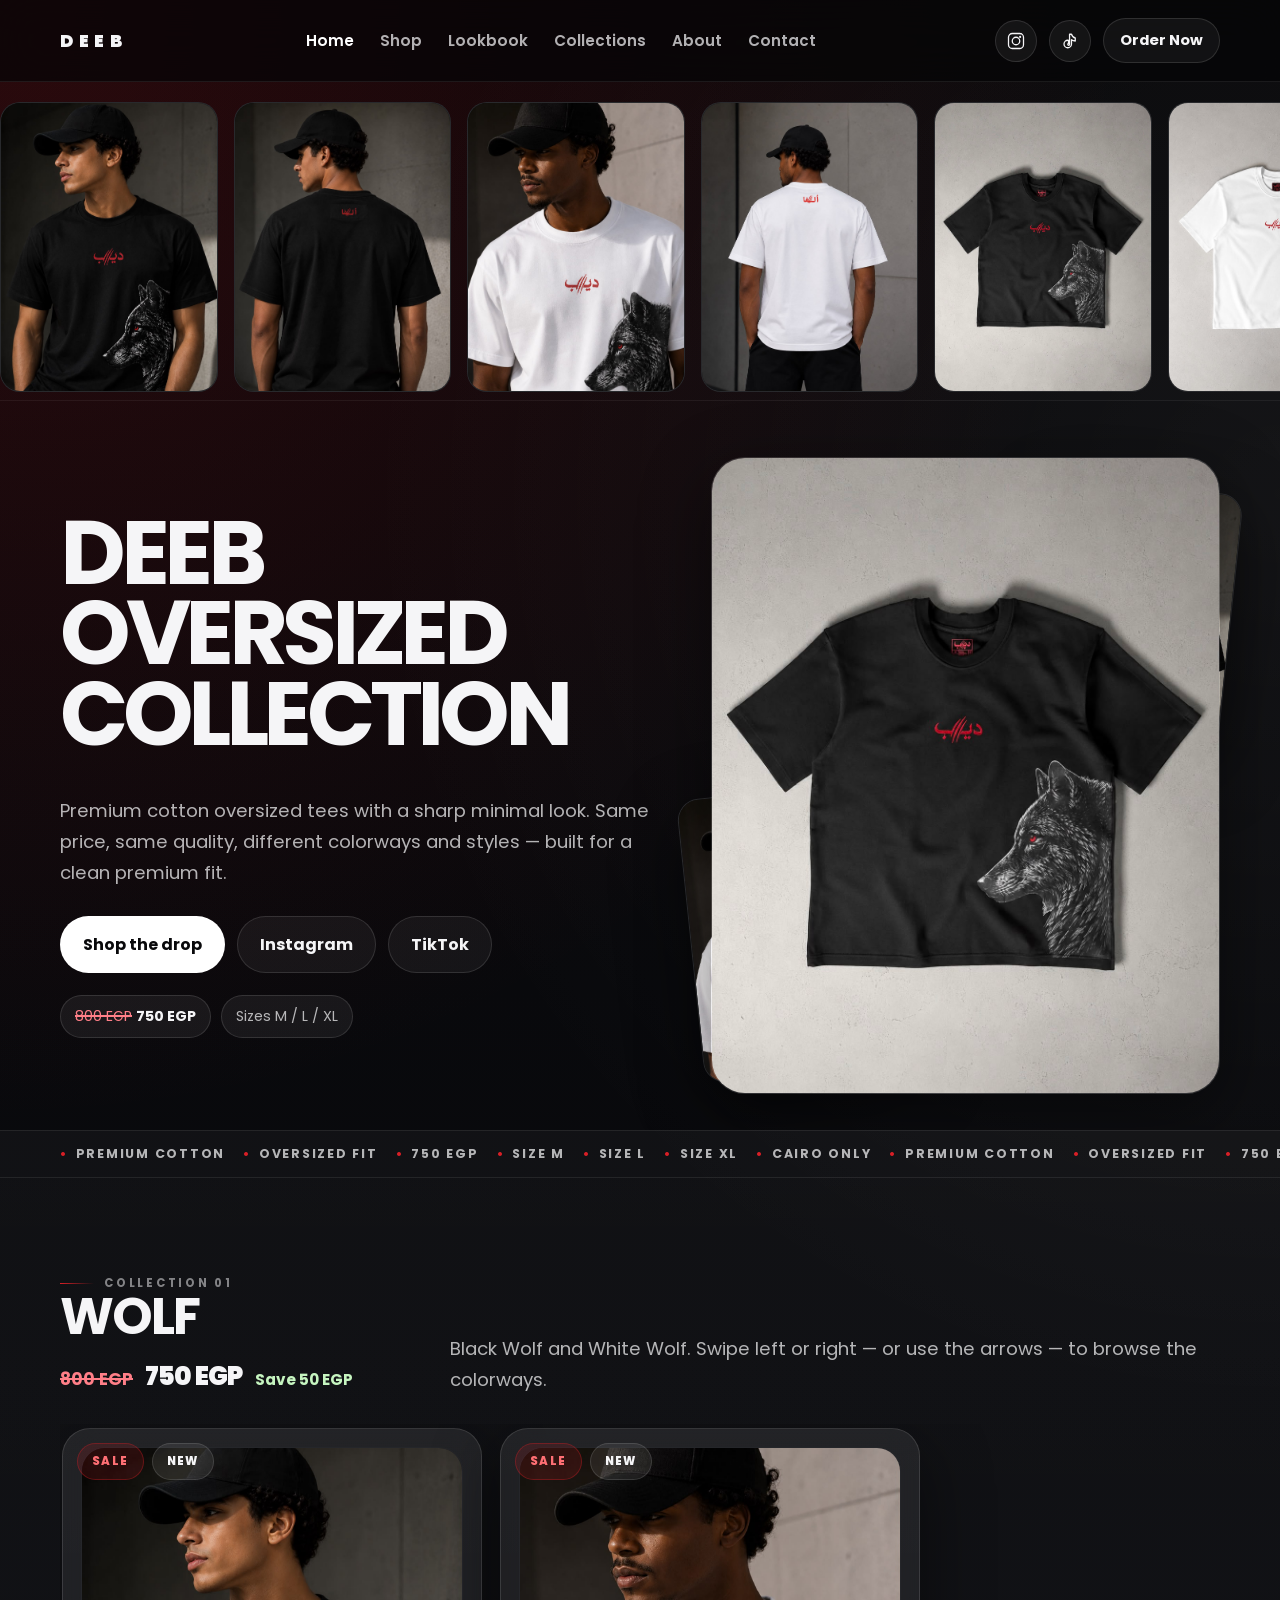
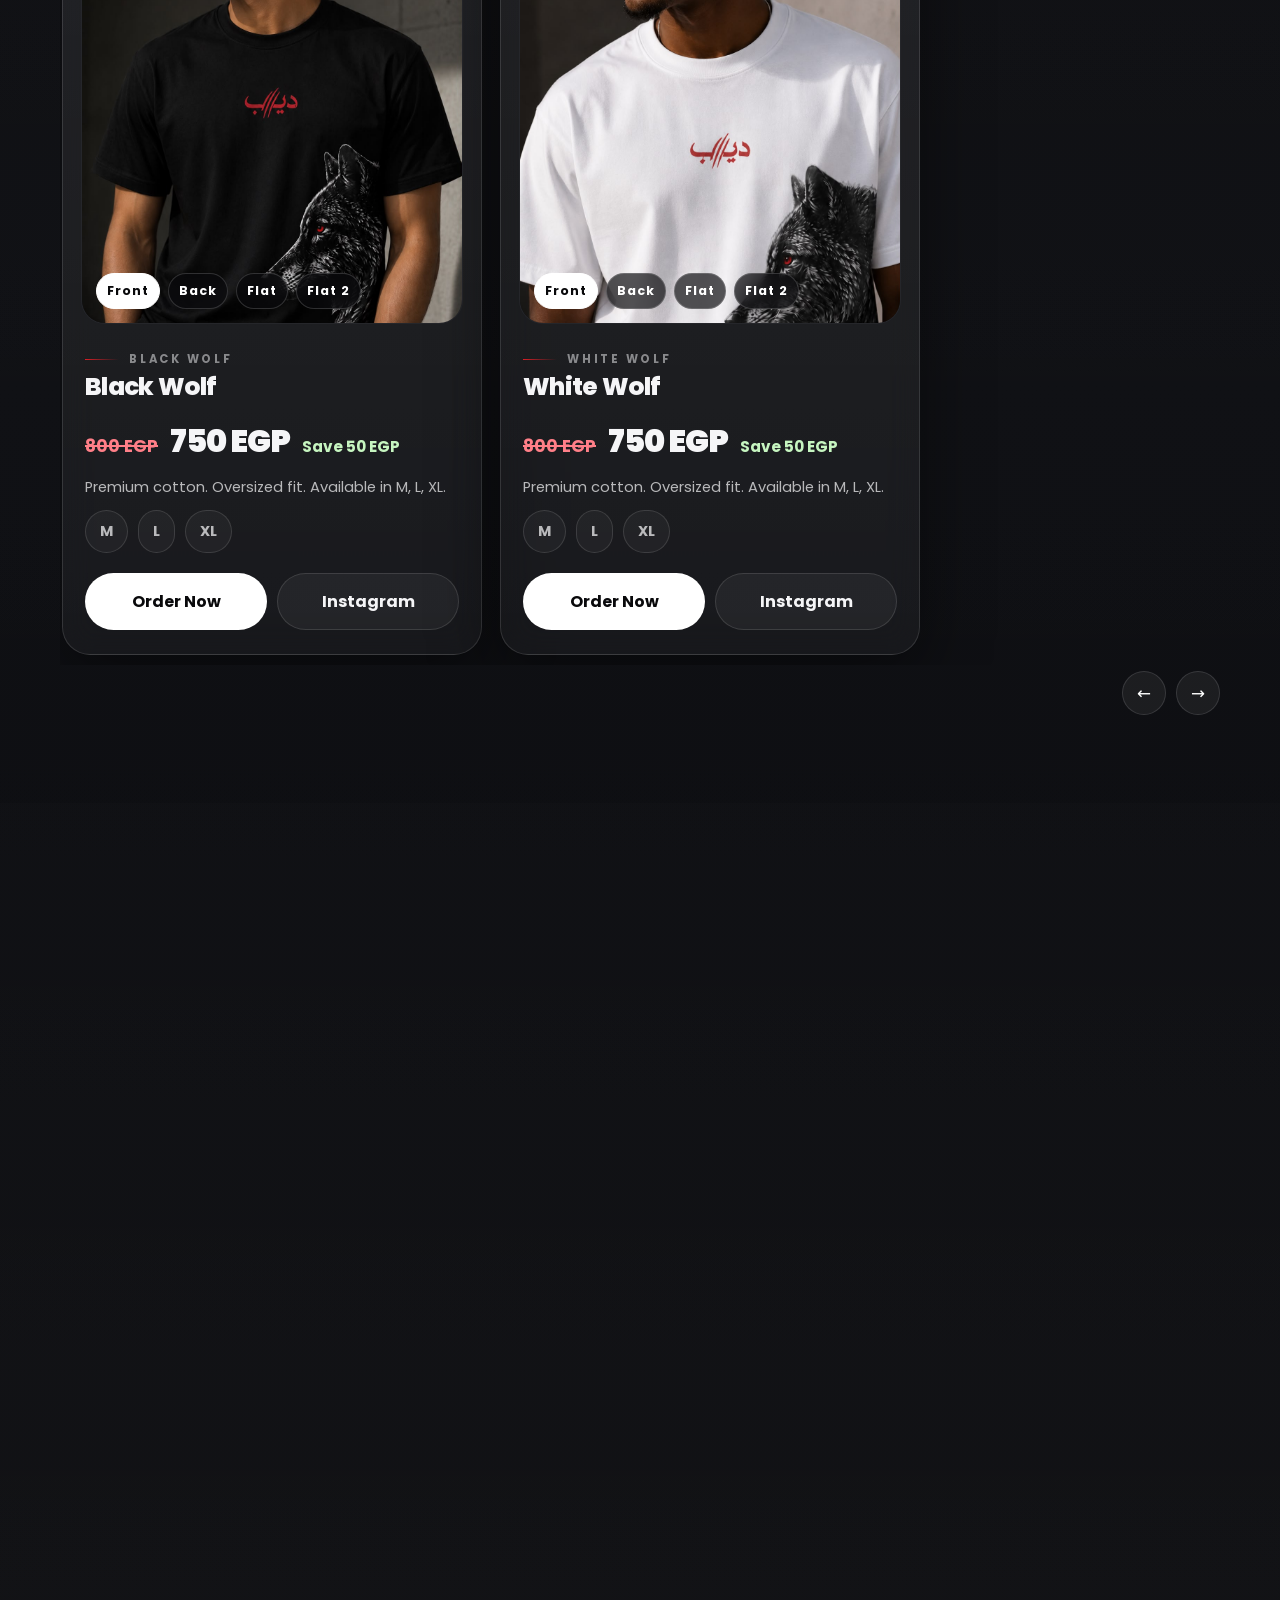
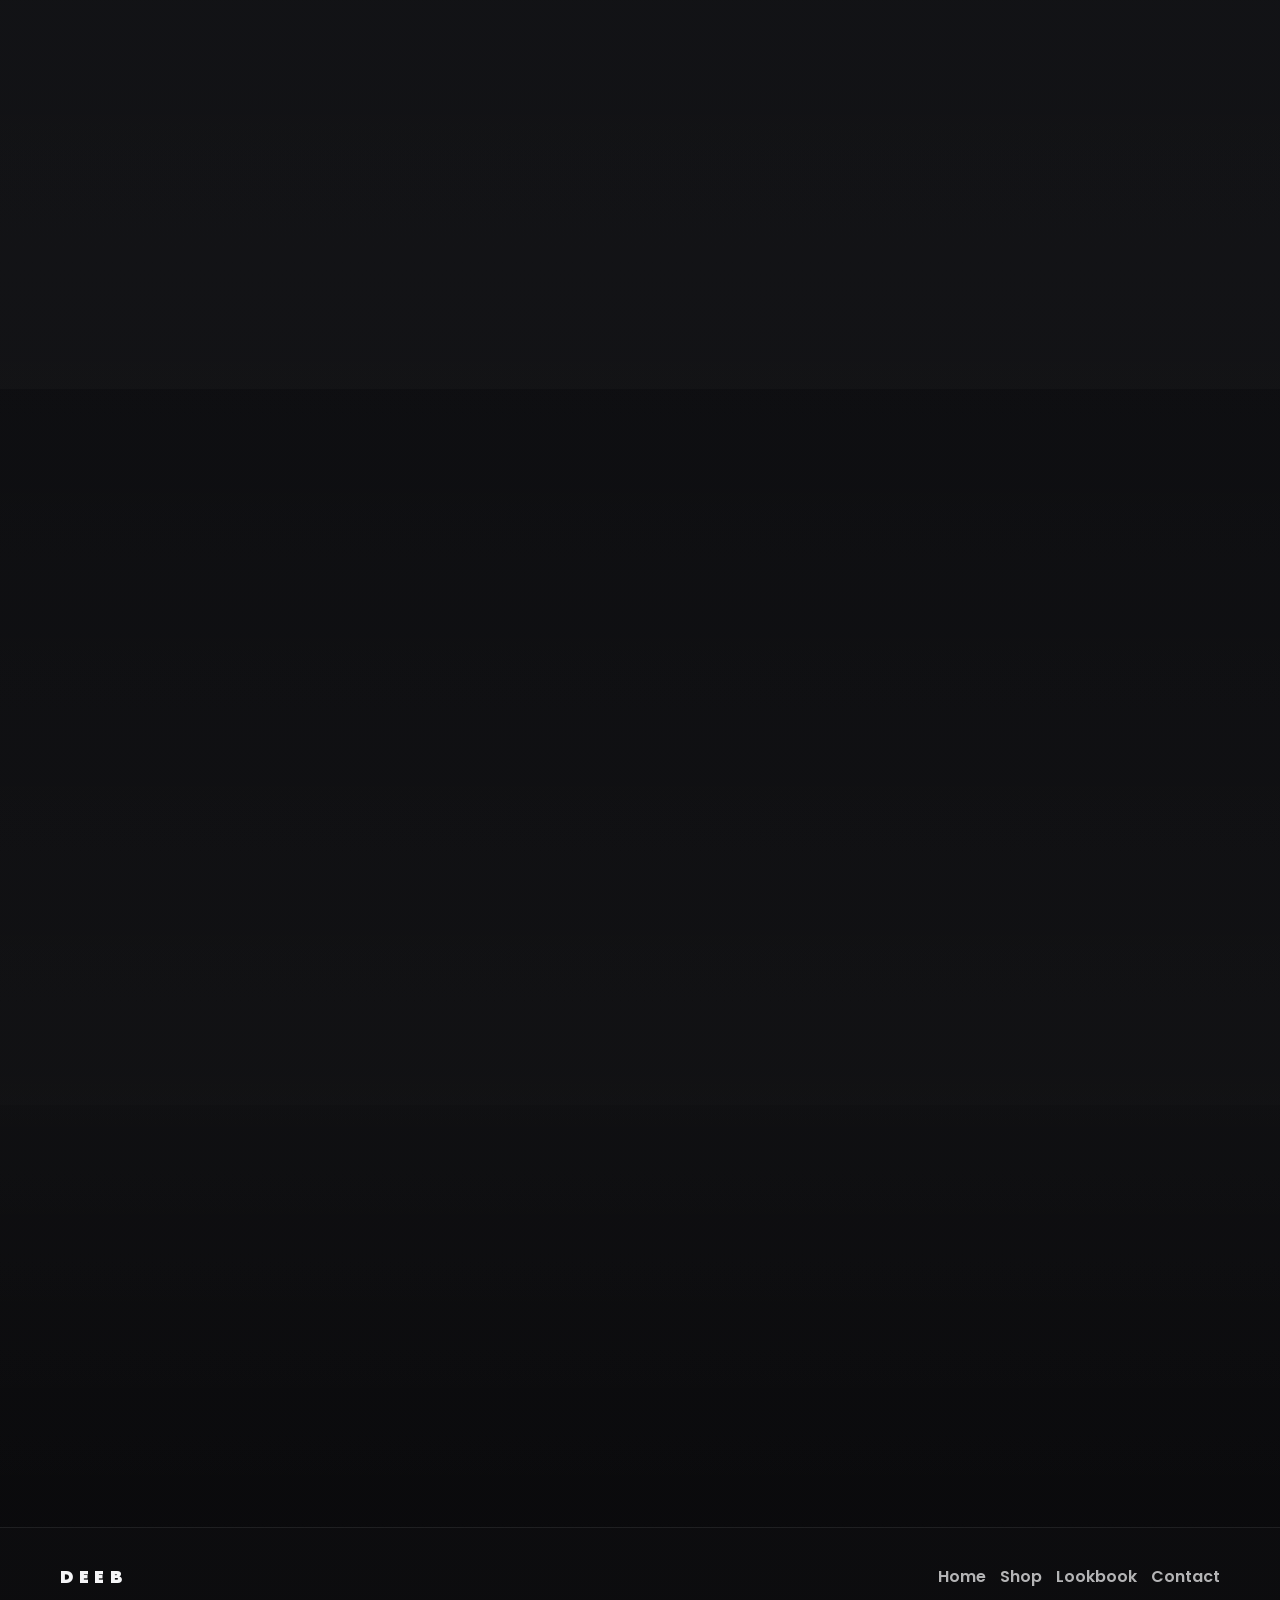
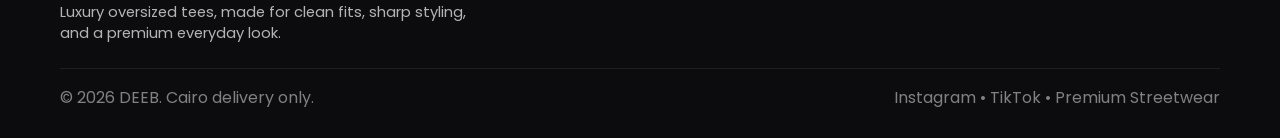
<file: index.html>
<!DOCTYPE html>
<html lang="en">
<head>
  <meta charset="UTF-8">
  <meta name="viewport" content="width=device-width, initial-scale=1.0">
  <meta name="description" content="DEEB oversized t-shirts. Premium cotton, Cairo delivery only, order through Instagram.">
  <meta name="theme-color" content="#070709">
  <meta property="og:title" content="DEEB | Oversized Collection">
  <meta property="og:description" content="DEEB oversized t-shirts. Premium cotton, Cairo delivery only, order through Instagram.">
  <meta property="og:type" content="website">
  <title>DEEB | Oversized Collection</title>
  <link rel="icon" href="data:image/svg+xml,%3Csvg xmlns='http://www.w3.org/2000/svg' viewBox='0 0 64 64'%3E%3Crect width='64' height='64' rx='14' fill='%23070709'/%3E%3Ctext x='32' y='43' font-family='Arial,sans-serif' font-size='30' font-weight='900' fill='%23ffffff' text-anchor='middle'%3ED%3C/text%3E%3C/svg%3E">
  <link rel="preconnect" href="https://fonts.googleapis.com">
  <link rel="preconnect" href="https://fonts.gstatic.com" crossorigin>
  <link href="https://fonts.googleapis.com/css2?family=Poppins:wght@300;400;500;600;700;800;900&family=Cairo:wght@400;500;600;700;800&display=swap" rel="stylesheet">
  <link rel="stylesheet" href="style.css">
</head>
<body>
<header class="header">
  <div class="header-inner">
    <a href="index.html" class="logo">DEEB</a>
    <nav class="nav" aria-label="Main navigation">
      <a href="index.html">Home</a>
      <a href="shop.html">Shop</a>
      <a href="lookbook.html">Lookbook</a>
      <a href="collections.html">Collections</a>
      <a href="about.html">About</a>
      <a href="contact.html">Contact</a>
    </nav>
    <div class="header-actions">
      <a class="social-pill" href="https://www.instagram.com/deeb_egy" target="_blank" rel="noopener" aria-label="Instagram">
      <svg width="18" height="18" viewBox="0 0 24 24" fill="none" aria-hidden="true">
        <path d="M7 2h10a5 5 0 0 1 5 5v10a5 5 0 0 1-5 5H7a5 5 0 0 1-5-5V7a5 5 0 0 1 5-5Z" stroke="currentColor" stroke-width="1.7"/>
        <path d="M12 17a5 5 0 1 0 0-10 5 5 0 0 0 0 10Z" stroke="currentColor" stroke-width="1.7"/>
        <path d="M17.5 6.5h.01" stroke="currentColor" stroke-width="2.8" stroke-linecap="round"/>
      </svg>
      </a>
      <a class="social-pill" href="https://www.tiktok.com/@deeb.eg" target="_blank" rel="noopener" aria-label="TikTok">
      <svg width="18" height="18" viewBox="0 0 24 24" fill="none" aria-hidden="true">
        <path d="M14 3c.8 2.7 2.5 4.5 5 5v4a9 9 0 0 1-5-1.7V16a5 5 0 1 1-5-5c.3 0 .7 0 1 .1v4.2a1.2 1.2 0 1 0 1.4 1.2V3h2.6Z" stroke="currentColor" stroke-width="1.7" stroke-linejoin="round"/>
      </svg>
      </a>
      <a class="btn btn-secondary btn-small" href="index.html#featured">Order Now</a>
      <button class="menu-toggle" type="button" data-menu-toggle aria-expanded="false" aria-label="Open menu">
        <span></span><span></span><span></span>
      </button>
    </div>
  </div>
  <nav class="mobile-nav" data-mobile-nav aria-label="Mobile navigation">
      <a href="index.html">Home</a>
      <a href="shop.html">Shop</a>
      <a href="lookbook.html">Lookbook</a>
      <a href="collections.html">Collections</a>
      <a href="about.html">About</a>
      <a href="contact.html">Contact</a>
    <div class="mobile-actions">
      <a href="https://www.instagram.com/deeb_egy" target="_blank" rel="noopener">Instagram</a>
      <a href="https://www.tiktok.com/@deeb.eg" target="_blank" rel="noopener">TikTok</a>
    </div>
  </nav>
</header>

<main>
  <!-- TOP SHOWCASE — slow auto-scrolling product images right under the header -->
<section class="showcase" aria-label="DEEB product showcase">
  <div class="showcase-track">
      <div class="showcase-item"><img src="black-front.jpg" alt="DEEB t-shirt product photo" loading="lazy" decoding="async"></div>
      <div class="showcase-item"><img src="black-back.jpg" alt="DEEB t-shirt product photo" loading="lazy" decoding="async"></div>
      <div class="showcase-item"><img src="white-front.jpg" alt="DEEB t-shirt product photo" loading="lazy" decoding="async"></div>
      <div class="showcase-item"><img src="white-back.jpg" alt="DEEB t-shirt product photo" loading="lazy" decoding="async"></div>
      <div class="showcase-item"><img src="black-flat.jpg" alt="DEEB t-shirt product photo" loading="lazy" decoding="async"></div>
      <div class="showcase-item"><img src="white-flat.jpg" alt="DEEB t-shirt product photo" loading="lazy" decoding="async"></div>
      <div class="showcase-item"><img src="alpha-brown.JPG" alt="DEEB t-shirt product photo" loading="lazy" decoding="async"></div>
      <div class="showcase-item"><img src="alpha-black.JPG" alt="DEEB t-shirt product photo" loading="lazy" decoding="async"></div>
      <div class="showcase-item"><img src="alpha-white.JPG" alt="DEEB t-shirt product photo" loading="lazy" decoding="async"></div>
      <div class="showcase-item"><img src="alpha-olive.JPG" alt="DEEB t-shirt product photo" loading="lazy" decoding="async"></div>
      <div class="showcase-item"><img src="alpha-burgundy.jpg" alt="DEEB t-shirt product photo" loading="lazy" decoding="async"></div>
      <div class="showcase-item" aria-hidden="true"><img src="black-front.jpg" alt="" loading="lazy" decoding="async"></div>
      <div class="showcase-item" aria-hidden="true"><img src="black-back.jpg" alt="" loading="lazy" decoding="async"></div>
      <div class="showcase-item" aria-hidden="true"><img src="white-front.jpg" alt="" loading="lazy" decoding="async"></div>
      <div class="showcase-item" aria-hidden="true"><img src="white-back.jpg" alt="" loading="lazy" decoding="async"></div>
      <div class="showcase-item" aria-hidden="true"><img src="black-flat.jpg" alt="" loading="lazy" decoding="async"></div>
      <div class="showcase-item" aria-hidden="true"><img src="white-flat.jpg" alt="" loading="lazy" decoding="async"></div>
      <div class="showcase-item" aria-hidden="true"><img src="alpha-brown.JPG" alt="" loading="lazy" decoding="async"></div>
      <div class="showcase-item" aria-hidden="true"><img src="alpha-black.JPG" alt="" loading="lazy" decoding="async"></div>
      <div class="showcase-item" aria-hidden="true"><img src="alpha-white.JPG" alt="" loading="lazy" decoding="async"></div>
      <div class="showcase-item" aria-hidden="true"><img src="alpha-olive.JPG" alt="" loading="lazy" decoding="async"></div>
      <div class="showcase-item" aria-hidden="true"><img src="alpha-burgundy.jpg" alt="" loading="lazy" decoding="async"></div>
  </div>
</section>

  <!-- HERO -->
  <section class="hero">
    <div class="container">
      <div class="hero-grid">
        <div class="hero-copy">
          <h1 class="hero-title">
            <span>DEEB</span>
            <span>Oversized Collection</span>
          </h1>
          <p class="subtitle">Premium cotton oversized tees with a sharp minimal look. Same price, same quality, different colorways and styles — built for a clean premium fit.</p>
          <div class="hero-buttons">
            <a class="btn btn-primary" href="#featured">Shop the drop</a>
            <a class="btn btn-secondary" href="https://www.instagram.com/deeb_egy" target="_blank" rel="noopener">Instagram</a>
            <a class="btn btn-secondary" href="https://www.tiktok.com/@deeb.eg" target="_blank" rel="noopener">TikTok</a>
          </div>
          <div class="hero-points">
            <span class="pill"><s data-price-old>800 EGP</s> <b data-price-current>750 EGP</b></span>
            <span class="pill">Sizes M / L / XL</span>
          </div>
        </div>
        <div class="hero-visual reveal-right">
          <div class="visual-float one">
            <img src="white-front.jpg" alt="White Wolf front" fetchpriority="high" decoding="async">
          </div>
          <div class="visual-float two">
            <img src="black-front.jpg" alt="Black Wolf front" fetchpriority="high" decoding="async">
          </div>
          <div class="visual-panel">
            <img src="black-flat.jpg" alt="DEEB oversized t-shirt" fetchpriority="high" decoding="async">
          </div>
        </div>
      </div>
    </div>
  </section>

  <!-- HIGHLIGHTS -->
  <section class="strip" aria-label="Highlights">
    <div class="container">
      <div class="strip-track">
        <span>Premium Cotton</span><span>Oversized Fit</span><span>750 EGP</span>
        <span>Size M</span><span>Size L</span><span>Size XL</span><span>Cairo Only</span>
        <span aria-hidden="true">Premium Cotton</span><span aria-hidden="true">Oversized Fit</span><span aria-hidden="true">750 EGP</span>
        <span aria-hidden="true">Size M</span><span aria-hidden="true">Size L</span><span aria-hidden="true">Size XL</span><span aria-hidden="true">Cairo Only</span>
      </div>
    </div>
  </section>

  <!-- WOLF COLLECTION — swipe left/right -->
  <section class="section section-dark" id="featured">
    <div class="container">
      <div class="section-head reveal">
        <div>
          <div class="eyebrow">Collection 01</div>
          <h2 class="title">WOLF</h2>
          <div class="price-row collection-price">
              <span class="price-old" data-price-old>800 EGP</span>
              <span class="price-current" data-price-current>750 EGP</span>
              <span class="price-note" data-price-save>Save 50 EGP</span>
            </div>
        </div>
        <p class="subtitle">Black Wolf and White Wolf. Swipe left or right — or use the arrows — to browse the colorways.</p>
      </div>
      <div class="swiper" data-swiper aria-label="Wolf collection carousel">
    <div class="swiper-track">
      <article class="product-card card">
  <div class="product-badges">
    <span class="badge sale">SALE</span>
    <span class="badge new">NEW</span>
  </div>
  <div class="product-media" data-gallery>
    <img src="black-front.jpg" alt="Black Wolf front view" data-gallery-main loading="lazy" decoding="async">
    <div class="gallery-nav" aria-label="Black Wolf gallery thumbnails">
          <button class="thumb active" type="button" data-gallery-thumb data-src="black-front.jpg" data-alt="Black Wolf Front view">Front</button>
          <button class="thumb" type="button" data-gallery-thumb data-src="black-back.jpg" data-alt="Black Wolf Back view">Back</button>
          <button class="thumb" type="button" data-gallery-thumb data-src="black-flat.jpg" data-alt="Black Wolf Flat view">Flat</button>
          <button class="thumb" type="button" data-gallery-thumb data-src="black-flat-back.jpg" data-alt="Black Wolf Flat 2 view">Flat 2</button>
    </div>
  </div>
  <div class="product-body">
    <div>
      <div class="eyebrow">Black Wolf</div>
      <h3 class="product-title">Black Wolf</h3>
    </div>
    <div class="price-row">
      <span class="price-old" data-price-old>800 EGP</span>
      <span class="price-current" data-price-current>750 EGP</span>
      <span class="price-note" data-price-save>Save 50 EGP</span>
    </div>
    <div class="small">Premium cotton. Oversized fit. Available in M, L, XL.</div>
    <div class="size-list" aria-label="Available sizes">
      <span class="size">M</span><span class="size">L</span><span class="size">XL</span>
    </div>
    <div class="product-actions">
      <button class="btn btn-primary" type="button" data-open-order data-product="DEEB Black Wolf Oversized T-Shirt" data-color="Black" data-size="M">Order Now</button>
      <a class="btn btn-secondary" href="https://www.instagram.com/deeb_egy" target="_blank" rel="noopener">Instagram</a>
    </div>
  </div>
</article>
      <article class="product-card card">
  <div class="product-badges">
    <span class="badge sale">SALE</span>
    <span class="badge new">NEW</span>
  </div>
  <div class="product-media" data-gallery>
    <img src="white-front.jpg" alt="White Wolf front view" data-gallery-main loading="lazy" decoding="async">
    <div class="gallery-nav" aria-label="White Wolf gallery thumbnails">
          <button class="thumb active" type="button" data-gallery-thumb data-src="white-front.jpg" data-alt="White Wolf Front view">Front</button>
          <button class="thumb" type="button" data-gallery-thumb data-src="white-back.jpg" data-alt="White Wolf Back view">Back</button>
          <button class="thumb" type="button" data-gallery-thumb data-src="white-flat.jpg" data-alt="White Wolf Flat view">Flat</button>
          <button class="thumb" type="button" data-gallery-thumb data-src="white-flat-back.jpg" data-alt="White Wolf Flat 2 view">Flat 2</button>
    </div>
  </div>
  <div class="product-body">
    <div>
      <div class="eyebrow">White Wolf</div>
      <h3 class="product-title">White Wolf</h3>
    </div>
    <div class="price-row">
      <span class="price-old" data-price-old>800 EGP</span>
      <span class="price-current" data-price-current>750 EGP</span>
      <span class="price-note" data-price-save>Save 50 EGP</span>
    </div>
    <div class="small">Premium cotton. Oversized fit. Available in M, L, XL.</div>
    <div class="size-list" aria-label="Available sizes">
      <span class="size">M</span><span class="size">L</span><span class="size">XL</span>
    </div>
    <div class="product-actions">
      <button class="btn btn-primary" type="button" data-open-order data-product="DEEB White Wolf Oversized T-Shirt" data-color="White" data-size="M">Order Now</button>
      <a class="btn btn-secondary" href="https://www.instagram.com/deeb_egy" target="_blank" rel="noopener">Instagram</a>
    </div>
  </div>
</article>
    </div>
    <div class="swiper-nav">
      <button class="swiper-btn" type="button" data-swiper-prev aria-label="Previous">&#8592;</button>
      <button class="swiper-btn" type="button" data-swiper-next aria-label="Next">&#8594;</button>
    </div>
  </div>
    </div>
  </section>

  <!-- ALPHA COLLECTION — swipe left/right through the colors -->
  <section class="section section-light" id="alpha-collection">
    <div class="container">
      <div class="section-head reveal">
        <div>
          <div class="eyebrow">Collection 02</div>
          <h2 class="title">ALPHA</h2>
          <div class="price-row collection-price">
              <span class="price-old" data-price-old>800 EGP</span>
              <span class="price-current" data-price-current>750 EGP</span>
              <span class="price-note" data-price-save>Save 50 EGP</span>
            </div>
        </div>
        <p class="subtitle">Five polo colorways, one clean design. Swipe left or right to find your color, then order it in one tap.</p>
      </div>
      <div class="swiper" data-swiper aria-label="Alpha collection carousel">
    <div class="swiper-track">
      <article class="product-card card">
  <div class="product-media">
    <img src="alpha-brown.JPG" alt="DEEB ALPHA Brown Polo" loading="lazy" decoding="async">
  </div>
  <div class="product-body">
    <div>
      <div class="eyebrow">ALPHA</div>
      <h3 class="product-title">ALPHA — Brown</h3>
    </div>
    <div class="small">Premium cotton polo. Oversized fit. Available in M, L, XL.</div>
    <div class="size-list" aria-label="Available sizes">
      <span class="size">M</span><span class="size">L</span><span class="size">XL</span>
    </div>
    <div class="product-actions">
      <button class="btn btn-primary" type="button" data-open-order data-product="DEEB ALPHA Polo" data-color="Brown" data-size="M">Order Now</button>
    </div>
  </div>
</article><article class="product-card card">
  <div class="product-media">
    <img src="alpha-black.JPG" alt="DEEB ALPHA Black Polo" loading="lazy" decoding="async">
  </div>
  <div class="product-body">
    <div>
      <div class="eyebrow">ALPHA</div>
      <h3 class="product-title">ALPHA — Black</h3>
    </div>
    <div class="small">Premium cotton polo. Oversized fit. Available in M, L, XL.</div>
    <div class="size-list" aria-label="Available sizes">
      <span class="size">M</span><span class="size">L</span><span class="size">XL</span>
    </div>
    <div class="product-actions">
      <button class="btn btn-primary" type="button" data-open-order data-product="DEEB ALPHA Polo" data-color="Black" data-size="M">Order Now</button>
    </div>
  </div>
</article><article class="product-card card">
  <div class="product-media">
    <img src="alpha-white.JPG" alt="DEEB ALPHA White Polo" loading="lazy" decoding="async">
  </div>
  <div class="product-body">
    <div>
      <div class="eyebrow">ALPHA</div>
      <h3 class="product-title">ALPHA — White</h3>
    </div>
    <div class="small">Premium cotton polo. Oversized fit. Available in M, L, XL.</div>
    <div class="size-list" aria-label="Available sizes">
      <span class="size">M</span><span class="size">L</span><span class="size">XL</span>
    </div>
    <div class="product-actions">
      <button class="btn btn-primary" type="button" data-open-order data-product="DEEB ALPHA Polo" data-color="White" data-size="M">Order Now</button>
    </div>
  </div>
</article><article class="product-card card">
  <div class="product-media">
    <img src="alpha-olive.JPG" alt="DEEB ALPHA Olive Polo" loading="lazy" decoding="async">
  </div>
  <div class="product-body">
    <div>
      <div class="eyebrow">ALPHA</div>
      <h3 class="product-title">ALPHA — Olive</h3>
    </div>
    <div class="small">Premium cotton polo. Oversized fit. Available in M, L, XL.</div>
    <div class="size-list" aria-label="Available sizes">
      <span class="size">M</span><span class="size">L</span><span class="size">XL</span>
    </div>
    <div class="product-actions">
      <button class="btn btn-primary" type="button" data-open-order data-product="DEEB ALPHA Polo" data-color="Olive" data-size="M">Order Now</button>
    </div>
  </div>
</article><article class="product-card card">
  <div class="product-media">
    <img src="alpha-burgundy.jpg" alt="DEEB ALPHA Burgundy Polo" loading="lazy" decoding="async">
  </div>
  <div class="product-body">
    <div>
      <div class="eyebrow">ALPHA</div>
      <h3 class="product-title">ALPHA — Burgundy</h3>
    </div>
    <div class="small">Premium cotton polo. Oversized fit. Available in M, L, XL.</div>
    <div class="size-list" aria-label="Available sizes">
      <span class="size">M</span><span class="size">L</span><span class="size">XL</span>
    </div>
    <div class="product-actions">
      <button class="btn btn-primary" type="button" data-open-order data-product="DEEB ALPHA Polo" data-color="Burgundy" data-size="M">Order Now</button>
    </div>
  </div>
</article>
    </div>
    <div class="swiper-nav">
      <button class="swiper-btn" type="button" data-swiper-prev aria-label="Previous">&#8592;</button>
      <button class="swiper-btn" type="button" data-swiper-next aria-label="Next">&#8594;</button>
    </div>
  </div>
    </div>
  </section>

  <!-- FUTURE ARRIVALS -->
  <section class="section section-light" id="new-arrivals">
    <div class="container">
      <div class="section-head reveal">
        <div>
          <div class="eyebrow">New arrivals</div>
          <h2 class="title">Future drops ready to plug in</h2>
        </div>
        <p class="subtitle">Placeholder cards are already in place, so the next styles can be added instantly when new assets arrive.</p>
      </div>
      <div class="new-grid">
        <div class="placeholder card reveal">
          <div class="top"><span class="name">Coming Soon</span><span class="soon">Drop 01</span></div>
          <div class="mark">Reserved slot</div>
          <div class="bottom">Ready for the next colorway or model update.</div>
        </div>
        <div class="placeholder card reveal">
          <div class="top"><span class="name">Coming Soon</span><span class="soon">Drop 02</span></div>
          <div class="mark">Reserved slot</div>
          <div class="bottom">Perfect for future studio photos and campaign looks.</div>
        </div>
        <div class="placeholder card reveal">
          <div class="top"><span class="name">Coming Soon</span><span class="soon">Drop 03</span></div>
          <div class="mark">Reserved slot</div>
          <div class="bottom">Keep the same product system and just swap the assets.</div>
        </div>
        <div class="placeholder card reveal">
          <div class="top"><span class="name">Coming Soon</span><span class="soon">Drop 04</span></div>
          <div class="mark">Reserved slot</div>
          <div class="bottom">New design, same layout, no rebuild needed.</div>
        </div>
      </div>
    </div>
  </section>

  <!-- ORDER FLOW -->
  <section class="section section-dark">
    <div class="container">
      <div class="feature-band reveal">
        <div>
          <div class="eyebrow">Order flow</div>
          <h2 class="title" style="font-size:clamp(1.8rem, 4vw, 3rem);">Select the style, choose a size, copy the order, then open Instagram.</h2>
        </div>
        <p class="mini">The form is designed for fast manual ordering through the DEEB Instagram page. No direct-message automation is used.</p>
      </div>
    </div>
  </section>
</main>

<footer class="footer">
  <div class="container">
    <div class="footer-top">
      <div>
        <div class="logo">DEEB</div>
        <p class="small" style="margin-top:12px;max-width:46ch;">Luxury oversized tees, made for clean fits, sharp styling, and a premium everyday look.</p>
      </div>
      <div class="footer-links">
        <a href="index.html">Home</a>
        <a href="shop.html">Shop</a>
        <a href="lookbook.html">Lookbook</a>
        <a href="contact.html">Contact</a>
      </div>
    </div>
    <div class="footer-bottom">
      <span>© <span data-year>2026</span> DEEB. Cairo delivery only.</span>
      <span>Instagram • TikTok • Premium Streetwear</span>
    </div>
  </div>
</footer>
<div class="modal" data-order-modal aria-hidden="true">
  <div class="modal-card" role="dialog" aria-modal="true" aria-labelledby="order-title">
    <div class="modal-head">
      <div>
        <div class="eyebrow">Instagram Order</div>
        <h3 id="order-title">Place your order</h3>
        <p class="small" style="margin-top:8px;">Fill the form, copy the order text, then open the Instagram profile and paste it manually.</p>
      </div>
      <button class="modal-close" type="button" data-modal-close aria-label="Close order form">✕</button>
    </div>
    <div class="order-note">Delivery Available in Cairo Only.</div>
    <div class="order-grid">
      <form class="form" data-order-form novalidate>
        <div class="field">
          <label for="product">Product</label>
          <input id="product" name="product" value="DEEB Oversized T-Shirt" required>
        </div>
        <div class="field">
          <label for="color">Color</label>
          <select id="color" name="color">
            <option>Black</option>
            <option>White</option>
            <option>Brown</option>
            <option>Olive</option>
            <option>Burgundy</option>
          </select>
        </div>
        <div class="field">
          <label for="size">Size</label>
          <select id="size" name="size">
            <option>M</option>
            <option>L</option>
            <option>XL</option>
          </select>
        </div>
        <div class="field">
          <label for="name">Full Name</label>
          <input id="name" name="name" placeholder="Customer name" autocomplete="name" required>
          <p class="error" data-error-for="name" hidden></p>
        </div>
        <div class="field">
          <label for="phone">Phone Number</label>
          <input id="phone" name="phone" type="tel" inputmode="numeric" placeholder="01xxxxxxxxx" autocomplete="tel" required>
          <p class="error" data-error-for="phone" hidden></p>
        </div>
        <div class="field">
          <label for="address">Address</label>
          <textarea id="address" name="address" placeholder="Area, Street, Building, Apartment" autocomplete="street-address" required></textarea>
          <p class="error" data-error-for="address" hidden></p>
        </div>
        <div class="product-actions" style="margin-top:4px;">
          <button class="btn btn-primary" type="submit">Copy Order &amp; Open Instagram</button>
          <button class="btn btn-secondary" type="button" data-copy-order>Copy Order</button>
        </div>
      </form>
      <div class="preview">
        <div class="eyebrow">Order Preview</div>
        <div class="preview-box" data-order-preview></div>
      </div>
    </div>
  </div>
</div>
<div class="toast" role="status" aria-live="polite"></div>
  <script src="script.js"></script>
</body>
</html>
</file>
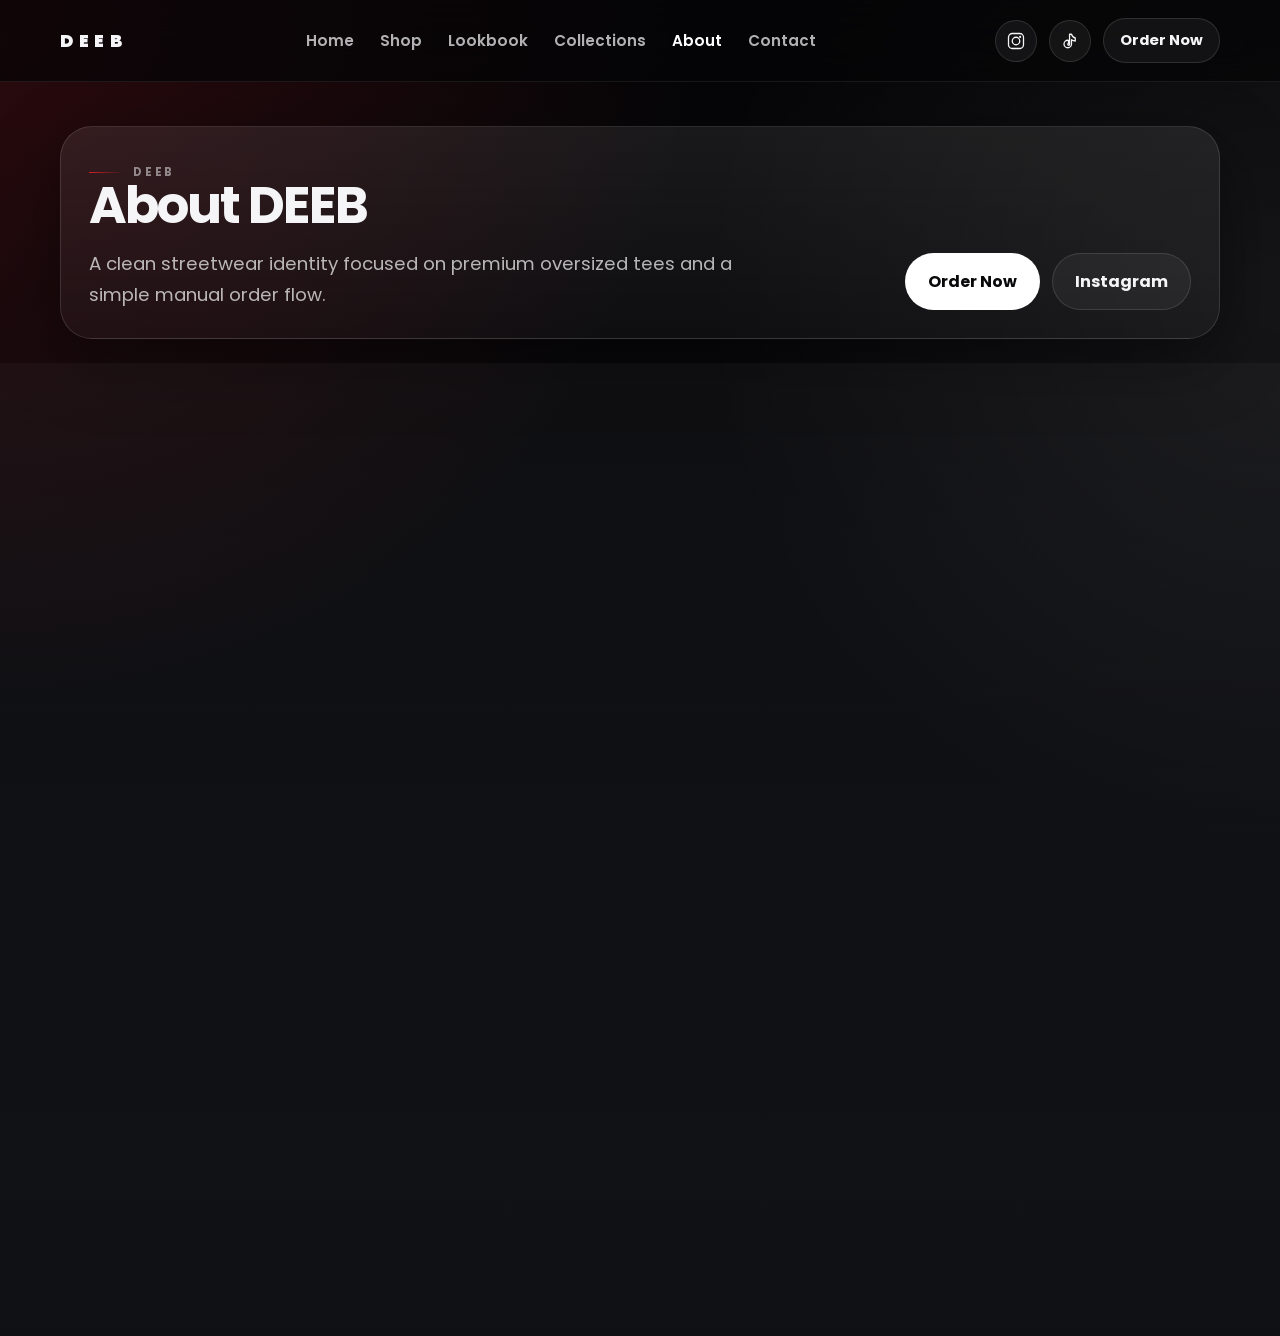
<file: about.html>
<!DOCTYPE html>
<html lang="en">
<head>
  <meta charset="UTF-8">
  <meta name="viewport" content="width=device-width, initial-scale=1.0">
  <meta name="description" content="Learn about the DEEB brand and ordering flow.">
  <meta name="theme-color" content="#070709">
  <meta property="og:title" content="About | DEEB">
  <meta property="og:description" content="Learn about the DEEB brand and ordering flow.">
  <meta property="og:type" content="website">
  <title>About | DEEB</title>
  <link rel="icon" href="data:image/svg+xml,%3Csvg xmlns='http://www.w3.org/2000/svg' viewBox='0 0 64 64'%3E%3Crect width='64' height='64' rx='14' fill='%23070709'/%3E%3Ctext x='32' y='43' font-family='Arial,sans-serif' font-size='30' font-weight='900' fill='%23ffffff' text-anchor='middle'%3ED%3C/text%3E%3C/svg%3E">
  <link rel="preconnect" href="https://fonts.googleapis.com">
  <link rel="preconnect" href="https://fonts.gstatic.com" crossorigin>
  <link href="https://fonts.googleapis.com/css2?family=Poppins:wght@300;400;500;600;700;800;900&family=Cairo:wght@400;500;600;700;800&display=swap" rel="stylesheet">
  <link rel="stylesheet" href="style.css">
</head>
<body>
<header class="header">
  <div class="header-inner">
    <a href="index.html" class="logo">DEEB</a>
    <nav class="nav" aria-label="Main navigation">
      <a href="index.html">Home</a>
      <a href="shop.html">Shop</a>
      <a href="lookbook.html">Lookbook</a>
      <a href="collections.html">Collections</a>
      <a href="about.html">About</a>
      <a href="contact.html">Contact</a>
    </nav>
    <div class="header-actions">
      <a class="social-pill" href="https://www.instagram.com/deeb_egy" target="_blank" rel="noopener" aria-label="Instagram">
      <svg width="18" height="18" viewBox="0 0 24 24" fill="none" aria-hidden="true">
        <path d="M7 2h10a5 5 0 0 1 5 5v10a5 5 0 0 1-5 5H7a5 5 0 0 1-5-5V7a5 5 0 0 1 5-5Z" stroke="currentColor" stroke-width="1.7"/>
        <path d="M12 17a5 5 0 1 0 0-10 5 5 0 0 0 0 10Z" stroke="currentColor" stroke-width="1.7"/>
        <path d="M17.5 6.5h.01" stroke="currentColor" stroke-width="2.8" stroke-linecap="round"/>
      </svg>
      </a>
      <a class="social-pill" href="https://www.tiktok.com/@deeb.eg" target="_blank" rel="noopener" aria-label="TikTok">
      <svg width="18" height="18" viewBox="0 0 24 24" fill="none" aria-hidden="true">
        <path d="M14 3c.8 2.7 2.5 4.5 5 5v4a9 9 0 0 1-5-1.7V16a5 5 0 1 1-5-5c.3 0 .7 0 1 .1v4.2a1.2 1.2 0 1 0 1.4 1.2V3h2.6Z" stroke="currentColor" stroke-width="1.7" stroke-linejoin="round"/>
      </svg>
      </a>
      <a class="btn btn-secondary btn-small" href="index.html#featured">Order Now</a>
      <button class="menu-toggle" type="button" data-menu-toggle aria-expanded="false" aria-label="Open menu">
        <span></span><span></span><span></span>
      </button>
    </div>
  </div>
  <nav class="mobile-nav" data-mobile-nav aria-label="Mobile navigation">
      <a href="index.html">Home</a>
      <a href="shop.html">Shop</a>
      <a href="lookbook.html">Lookbook</a>
      <a href="collections.html">Collections</a>
      <a href="about.html">About</a>
      <a href="contact.html">Contact</a>
    <div class="mobile-actions">
      <a href="https://www.instagram.com/deeb_egy" target="_blank" rel="noopener">Instagram</a>
      <a href="https://www.tiktok.com/@deeb.eg" target="_blank" rel="noopener">TikTok</a>
    </div>
  </nav>
</header>
  <main>
    <section class="page-hero">
      <div class="container">
        <div class="panel reveal">
          <div class="panel-inner">
            <div>
              <div class="eyebrow">DEEB</div>
              <h1 class="title">About DEEB</h1>
              <p class="subtitle">A clean streetwear identity focused on premium oversized tees and a simple manual order flow.</p>
            </div>
            <div class="hero-buttons">
              <a class="btn btn-primary" href="index.html#featured">Order Now</a>
              <a class="btn btn-secondary" href="https://www.instagram.com/deeb_egy" target="_blank" rel="noopener">Instagram</a>
            </div>
          </div>
        </div>
      </div>
    </section>

    <section class="section section-dark">
      <div class="container">
        <div class="info-grid">
          <div class="info-card reveal">
            <h3>The brand</h3>
            <p>DEEB is a premium oversized tee concept built around clean visuals, simple pricing, and a direct Instagram ordering flow.</p>
          </div>
          <div class="info-card reveal">
            <h3>Quality</h3>
            <p>Premium cotton, oversized fit, and a minimal identity keep the product line easy to understand and easy to update.</p>
          </div>
          <div class="info-card reveal">
            <h3>Delivery</h3>
            <p>Orders are handled manually through Instagram. Delivery is available in Cairo only.</p>
          </div>
        </div>
      </div>
    </section>

    <section class="section section-light">
      <div class="container">
        <div class="feature-band reveal">
          <div>
            <div class="eyebrow">How it works</div>
            <h2 class="title" style="font-size:clamp(1.8rem, 4vw, 3rem);">Pick the style, choose the size, and send the message on Instagram.</h2>
          </div>
          <p class="mini">The website keeps the process simple so every order can be copied manually into the official profile without automation.</p>
        </div>
      </div>
    </section>
  </main>

<footer class="footer">
  <div class="container">
    <div class="footer-top">
      <div>
        <div class="logo">DEEB</div>
        <p class="small" style="margin-top:12px;max-width:46ch;">Luxury oversized tees, made for clean fits, sharp styling, and a premium everyday look.</p>
      </div>
      <div class="footer-links">
        <a href="index.html">Home</a>
        <a href="shop.html">Shop</a>
        <a href="lookbook.html">Lookbook</a>
        <a href="contact.html">Contact</a>
      </div>
    </div>
    <div class="footer-bottom">
      <span>© <span data-year>2026</span> DEEB. Cairo delivery only.</span>
      <span>Instagram • TikTok • Premium Streetwear</span>
    </div>
  </div>
</footer>
<div class="modal" data-order-modal aria-hidden="true">
  <div class="modal-card" role="dialog" aria-modal="true" aria-labelledby="order-title">
    <div class="modal-head">
      <div>
        <div class="eyebrow">Instagram Order</div>
        <h3 id="order-title">Place your order</h3>
        <p class="small" style="margin-top:8px;">Fill the form, copy the order text, then open the Instagram profile and paste it manually.</p>
      </div>
      <button class="modal-close" type="button" data-modal-close aria-label="Close order form">✕</button>
    </div>
    <div class="order-note">Delivery Available in Cairo Only.</div>
    <div class="order-grid">
      <form class="form" data-order-form novalidate>
        <div class="field">
          <label for="product">Product</label>
          <input id="product" name="product" value="DEEB Oversized T-Shirt" required>
        </div>
        <div class="field">
          <label for="color">Color</label>
          <select id="color" name="color">
            <option>Black</option>
            <option>White</option>
            <option>Brown</option>
            <option>Olive</option>
            <option>Burgundy</option>
          </select>
        </div>
        <div class="field">
          <label for="size">Size</label>
          <select id="size" name="size">
            <option>M</option>
            <option>L</option>
            <option>XL</option>
          </select>
        </div>
        <div class="field">
          <label for="name">Full Name</label>
          <input id="name" name="name" placeholder="Customer name" autocomplete="name" required>
          <p class="error" data-error-for="name" hidden></p>
        </div>
        <div class="field">
          <label for="phone">Phone Number</label>
          <input id="phone" name="phone" type="tel" inputmode="numeric" placeholder="01xxxxxxxxx" autocomplete="tel" required>
          <p class="error" data-error-for="phone" hidden></p>
        </div>
        <div class="field">
          <label for="address">Address</label>
          <textarea id="address" name="address" placeholder="Area, Street, Building, Apartment" autocomplete="street-address" required></textarea>
          <p class="error" data-error-for="address" hidden></p>
        </div>
        <div class="product-actions" style="margin-top:4px;">
          <button class="btn btn-primary" type="submit">Copy Order &amp; Open Instagram</button>
          <button class="btn btn-secondary" type="button" data-copy-order>Copy Order</button>
        </div>
      </form>
      <div class="preview">
        <div class="eyebrow">Order Preview</div>
        <div class="preview-box" data-order-preview></div>
      </div>
    </div>
  </div>
</div>
<div class="toast" role="status" aria-live="polite"></div>
  <script src="script.js"></script>
</body>
</html>
</file>
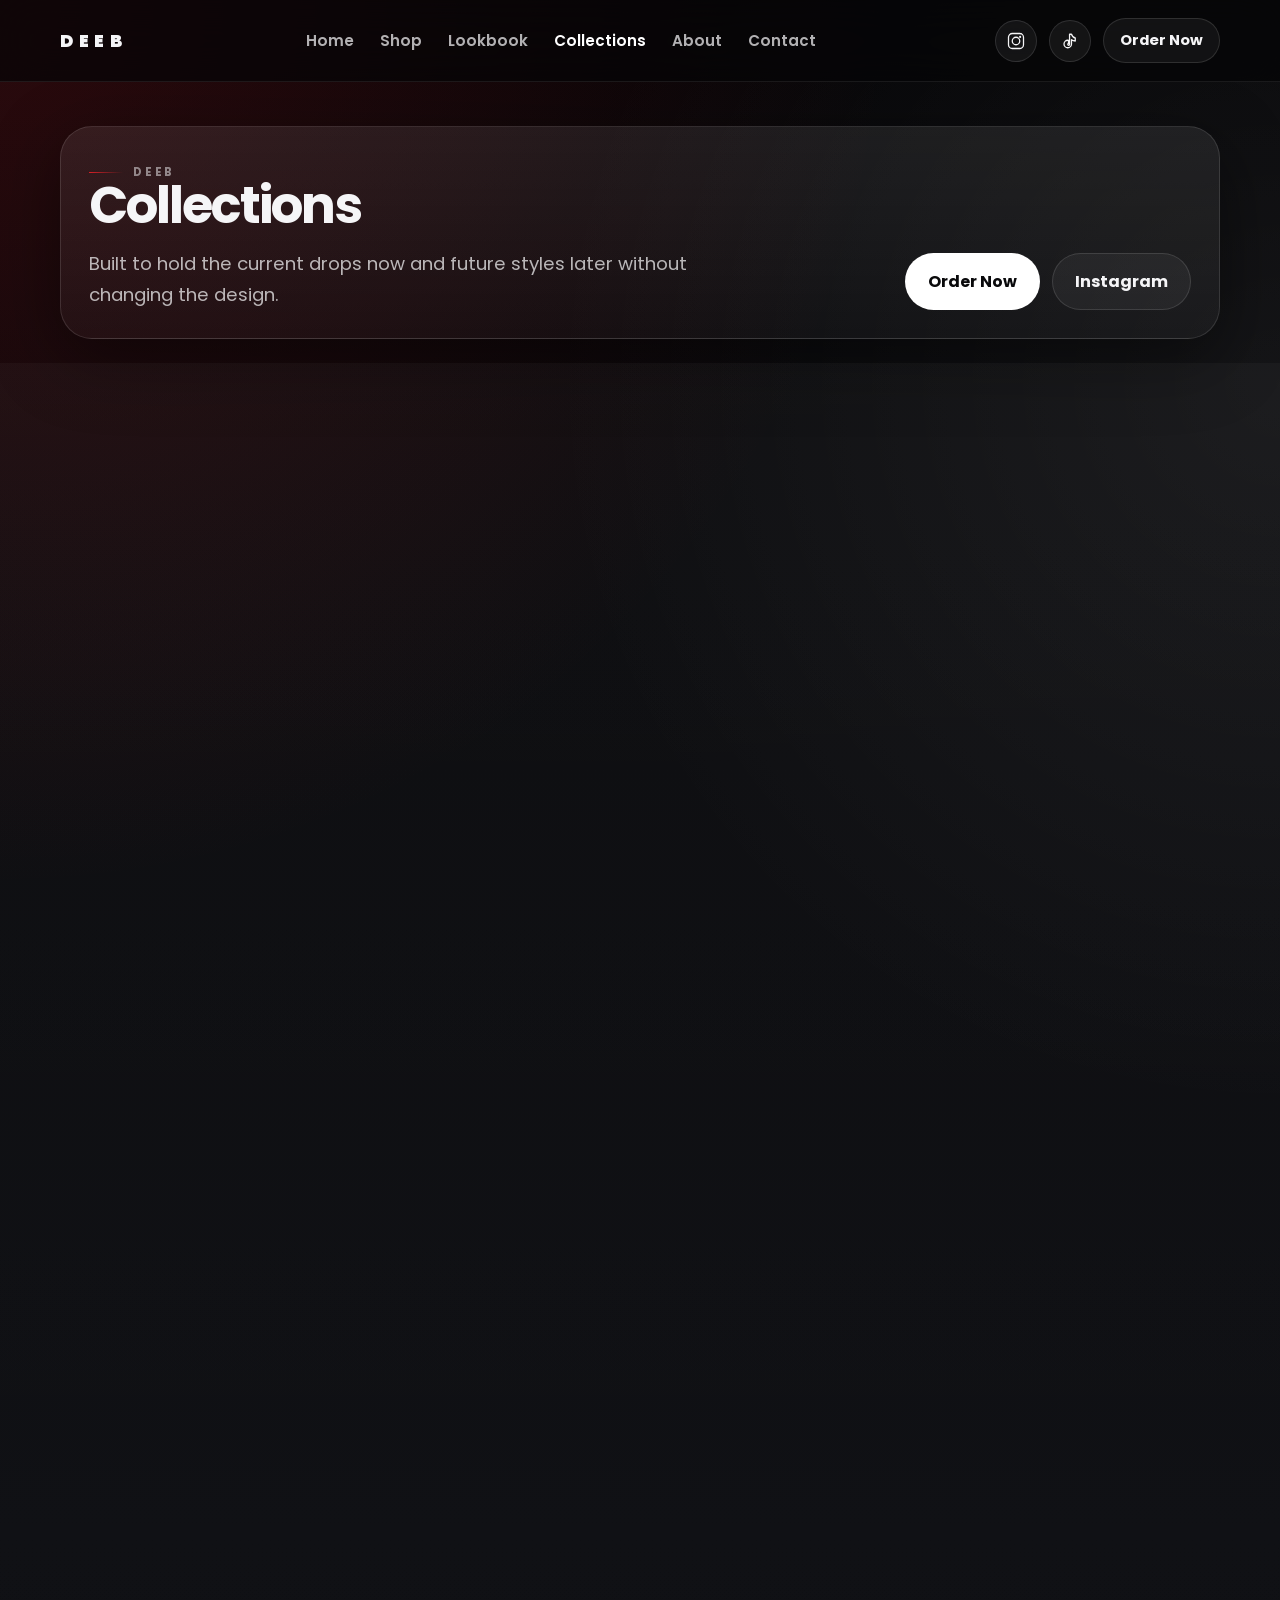
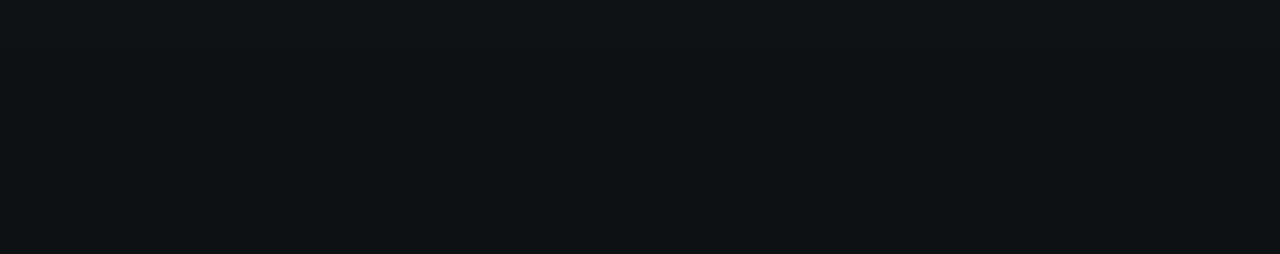
<file: collections.html>
<!DOCTYPE html>
<html lang="en">
<head>
  <meta charset="UTF-8">
  <meta name="viewport" content="width=device-width, initial-scale=1.0">
  <meta name="description" content="Current and future DEEB collection structure.">
  <meta name="theme-color" content="#070709">
  <meta property="og:title" content="Collections | DEEB">
  <meta property="og:description" content="Current and future DEEB collection structure.">
  <meta property="og:type" content="website">
  <title>Collections | DEEB</title>
  <link rel="icon" href="data:image/svg+xml,%3Csvg xmlns='http://www.w3.org/2000/svg' viewBox='0 0 64 64'%3E%3Crect width='64' height='64' rx='14' fill='%23070709'/%3E%3Ctext x='32' y='43' font-family='Arial,sans-serif' font-size='30' font-weight='900' fill='%23ffffff' text-anchor='middle'%3ED%3C/text%3E%3C/svg%3E">
  <link rel="preconnect" href="https://fonts.googleapis.com">
  <link rel="preconnect" href="https://fonts.gstatic.com" crossorigin>
  <link href="https://fonts.googleapis.com/css2?family=Poppins:wght@300;400;500;600;700;800;900&family=Cairo:wght@400;500;600;700;800&display=swap" rel="stylesheet">
  <link rel="stylesheet" href="style.css">
</head>
<body>
<header class="header">
  <div class="header-inner">
    <a href="index.html" class="logo">DEEB</a>
    <nav class="nav" aria-label="Main navigation">
      <a href="index.html">Home</a>
      <a href="shop.html">Shop</a>
      <a href="lookbook.html">Lookbook</a>
      <a href="collections.html">Collections</a>
      <a href="about.html">About</a>
      <a href="contact.html">Contact</a>
    </nav>
    <div class="header-actions">
      <a class="social-pill" href="https://www.instagram.com/deeb_egy" target="_blank" rel="noopener" aria-label="Instagram">
      <svg width="18" height="18" viewBox="0 0 24 24" fill="none" aria-hidden="true">
        <path d="M7 2h10a5 5 0 0 1 5 5v10a5 5 0 0 1-5 5H7a5 5 0 0 1-5-5V7a5 5 0 0 1 5-5Z" stroke="currentColor" stroke-width="1.7"/>
        <path d="M12 17a5 5 0 1 0 0-10 5 5 0 0 0 0 10Z" stroke="currentColor" stroke-width="1.7"/>
        <path d="M17.5 6.5h.01" stroke="currentColor" stroke-width="2.8" stroke-linecap="round"/>
      </svg>
      </a>
      <a class="social-pill" href="https://www.tiktok.com/@deeb.eg" target="_blank" rel="noopener" aria-label="TikTok">
      <svg width="18" height="18" viewBox="0 0 24 24" fill="none" aria-hidden="true">
        <path d="M14 3c.8 2.7 2.5 4.5 5 5v4a9 9 0 0 1-5-1.7V16a5 5 0 1 1-5-5c.3 0 .7 0 1 .1v4.2a1.2 1.2 0 1 0 1.4 1.2V3h2.6Z" stroke="currentColor" stroke-width="1.7" stroke-linejoin="round"/>
      </svg>
      </a>
      <a class="btn btn-secondary btn-small" href="index.html#featured">Order Now</a>
      <button class="menu-toggle" type="button" data-menu-toggle aria-expanded="false" aria-label="Open menu">
        <span></span><span></span><span></span>
      </button>
    </div>
  </div>
  <nav class="mobile-nav" data-mobile-nav aria-label="Mobile navigation">
      <a href="index.html">Home</a>
      <a href="shop.html">Shop</a>
      <a href="lookbook.html">Lookbook</a>
      <a href="collections.html">Collections</a>
      <a href="about.html">About</a>
      <a href="contact.html">Contact</a>
    <div class="mobile-actions">
      <a href="https://www.instagram.com/deeb_egy" target="_blank" rel="noopener">Instagram</a>
      <a href="https://www.tiktok.com/@deeb.eg" target="_blank" rel="noopener">TikTok</a>
    </div>
  </nav>
</header>
  <main>
    <section class="page-hero">
      <div class="container">
        <div class="panel reveal">
          <div class="panel-inner">
            <div>
              <div class="eyebrow">DEEB</div>
              <h1 class="title">Collections</h1>
              <p class="subtitle">Built to hold the current drops now and future styles later without changing the design.</p>
            </div>
            <div class="hero-buttons">
              <a class="btn btn-primary" href="index.html#featured">Order Now</a>
              <a class="btn btn-secondary" href="https://www.instagram.com/deeb_egy" target="_blank" rel="noopener">Instagram</a>
            </div>
          </div>
        </div>
      </div>
    </section>

    <section class="section section-dark">
      <div class="container">
        <div class="info-grid">
          <div class="info-card reveal">
            <h3>Black Wolf</h3>
            <p>The darker colorway for a sharper streetwear mood. The same oversized shape, the same price, and the same premium cotton finish.</p>
          </div>
          <div class="info-card reveal">
            <h3>White Wolf</h3>
            <p>A clean bright version with the same layout and the same size range. It keeps the brand simple and consistent.</p>
          </div>
          <div class="info-card reveal">
            <h3>ALPHA</h3>
            <p>Five polo colorways — Brown, Black, White, Olive, and Burgundy — built around the same clean DEEB aesthetic.</p>
          </div>
        </div>
      </div>
    </section>

    <section class="section section-light" id="alpha-collection">
      <div class="container">
          <div class="section-head reveal">
        <div>
          <div class="eyebrow">ALPHA</div>
          <h2 class="title">ALPHA colorways</h2>
        </div>
        <p class="subtitle">Five styles, one system. Tap a color to preview the polo, then order it in the color you chose.</p>
      </div>
      <div class="product-grid">
        <article class="product-card card product-card--wide reveal">
  <div class="product-badges">
    <span class="badge new">ALPHA</span>
  </div>
  <div class="product-media" data-gallery>
    <img src="alpha-brown.JPG" alt="DEEB ALPHA Brown Polo" data-gallery-main>
    <div class="gallery-nav" aria-label="ALPHA color selector">
          <button class="thumb active" type="button" data-gallery-thumb data-src="alpha-brown.JPG" data-alt="DEEB ALPHA Brown Polo" data-color="Brown">Brown</button>
          <button class="thumb" type="button" data-gallery-thumb data-src="alpha-black.JPG" data-alt="DEEB ALPHA Black Polo" data-color="Black">Black</button>
          <button class="thumb" type="button" data-gallery-thumb data-src="alpha-white.JPG" data-alt="DEEB ALPHA White Polo" data-color="White">White</button>
          <button class="thumb" type="button" data-gallery-thumb data-src="alpha-olive.JPG" data-alt="DEEB ALPHA Olive Polo" data-color="Olive">Olive</button>
          <button class="thumb" type="button" data-gallery-thumb data-src="alpha-burgundy.jpg" data-alt="DEEB ALPHA Burgundy Polo" data-color="Burgundy">Burgundy</button>
    </div>
  </div>
  <div class="product-body">
    <div>
      <div class="eyebrow">ALPHA Collection</div>
      <h3 class="product-title">ALPHA — <span data-color-label>Brown</span></h3>
    </div>
    <div class="small">Premium cotton polo. Oversized fit. Available in M, L, XL. Five colorways, one clean design — tap a color to preview it.</div>
    <div class="size-list" aria-label="Available sizes">
      <span class="size">M</span>
      <span class="size">L</span>
      <span class="size">XL</span>
    </div>
    <p class="product-desc">The ALPHA polo takes the same minimal DEEB identity into a new silhouette. Pick your colorway above, choose a size, and order in under a minute.</p>
    <div class="product-actions">
      <button class="btn btn-primary" type="button" data-open-order data-product="DEEB ALPHA Polo" data-color="Brown" data-size="M">Order Now</button>
      <a class="btn btn-secondary" href="https://www.instagram.com/deeb_egy" target="_blank" rel="noopener">Instagram</a>
    </div>
  </div>
</article>
      </div>
      </div>
    </section>
    </main>

<footer class="footer">
  <div class="container">
    <div class="footer-top">
      <div>
        <div class="logo">DEEB</div>
        <p class="small" style="margin-top:12px;max-width:46ch;">Luxury oversized tees, made for clean fits, sharp styling, and a premium everyday look.</p>
      </div>
      <div class="footer-links">
        <a href="index.html">Home</a>
        <a href="shop.html">Shop</a>
        <a href="lookbook.html">Lookbook</a>
        <a href="contact.html">Contact</a>
      </div>
    </div>
    <div class="footer-bottom">
      <span>© <span data-year>2026</span> DEEB. Cairo delivery only.</span>
      <span>Instagram • TikTok • Premium Streetwear</span>
    </div>
  </div>
</footer>
<div class="modal" data-order-modal aria-hidden="true">
  <div class="modal-card" role="dialog" aria-modal="true" aria-labelledby="order-title">
    <div class="modal-head">
      <div>
        <div class="eyebrow">Instagram Order</div>
        <h3 id="order-title">Place your order</h3>
        <p class="small" style="margin-top:8px;">Fill the form, copy the order text, then open the Instagram profile and paste it manually.</p>
      </div>
      <button class="modal-close" type="button" data-modal-close aria-label="Close order form">✕</button>
    </div>
    <div class="order-note">Delivery Available in Cairo Only.</div>
    <div class="order-grid">
      <form class="form" data-order-form novalidate>
        <div class="field">
          <label for="product">Product</label>
          <input id="product" name="product" value="DEEB Oversized T-Shirt" required>
        </div>
        <div class="field">
          <label for="color">Color</label>
          <select id="color" name="color">
            <option>Black</option>
            <option>White</option>
            <option>Brown</option>
            <option>Olive</option>
            <option>Burgundy</option>
          </select>
        </div>
        <div class="field">
          <label for="size">Size</label>
          <select id="size" name="size">
            <option>M</option>
            <option>L</option>
            <option>XL</option>
          </select>
        </div>
        <div class="field">
          <label for="name">Full Name</label>
          <input id="name" name="name" placeholder="Customer name" autocomplete="name" required>
          <p class="error" data-error-for="name" hidden></p>
        </div>
        <div class="field">
          <label for="phone">Phone Number</label>
          <input id="phone" name="phone" type="tel" inputmode="numeric" placeholder="01xxxxxxxxx" autocomplete="tel" required>
          <p class="error" data-error-for="phone" hidden></p>
        </div>
        <div class="field">
          <label for="address">Address</label>
          <textarea id="address" name="address" placeholder="Area, Street, Building, Apartment" autocomplete="street-address" required></textarea>
          <p class="error" data-error-for="address" hidden></p>
        </div>
        <div class="product-actions" style="margin-top:4px;">
          <button class="btn btn-primary" type="submit">Copy Order &amp; Open Instagram</button>
          <button class="btn btn-secondary" type="button" data-copy-order>Copy Order</button>
        </div>
      </form>
      <div class="preview">
        <div class="eyebrow">Order Preview</div>
        <div class="preview-box" data-order-preview></div>
      </div>
    </div>
  </div>
</div>
<div class="toast" role="status" aria-live="polite"></div>
  <script src="script.js"></script>
</body>
</html>
</file>
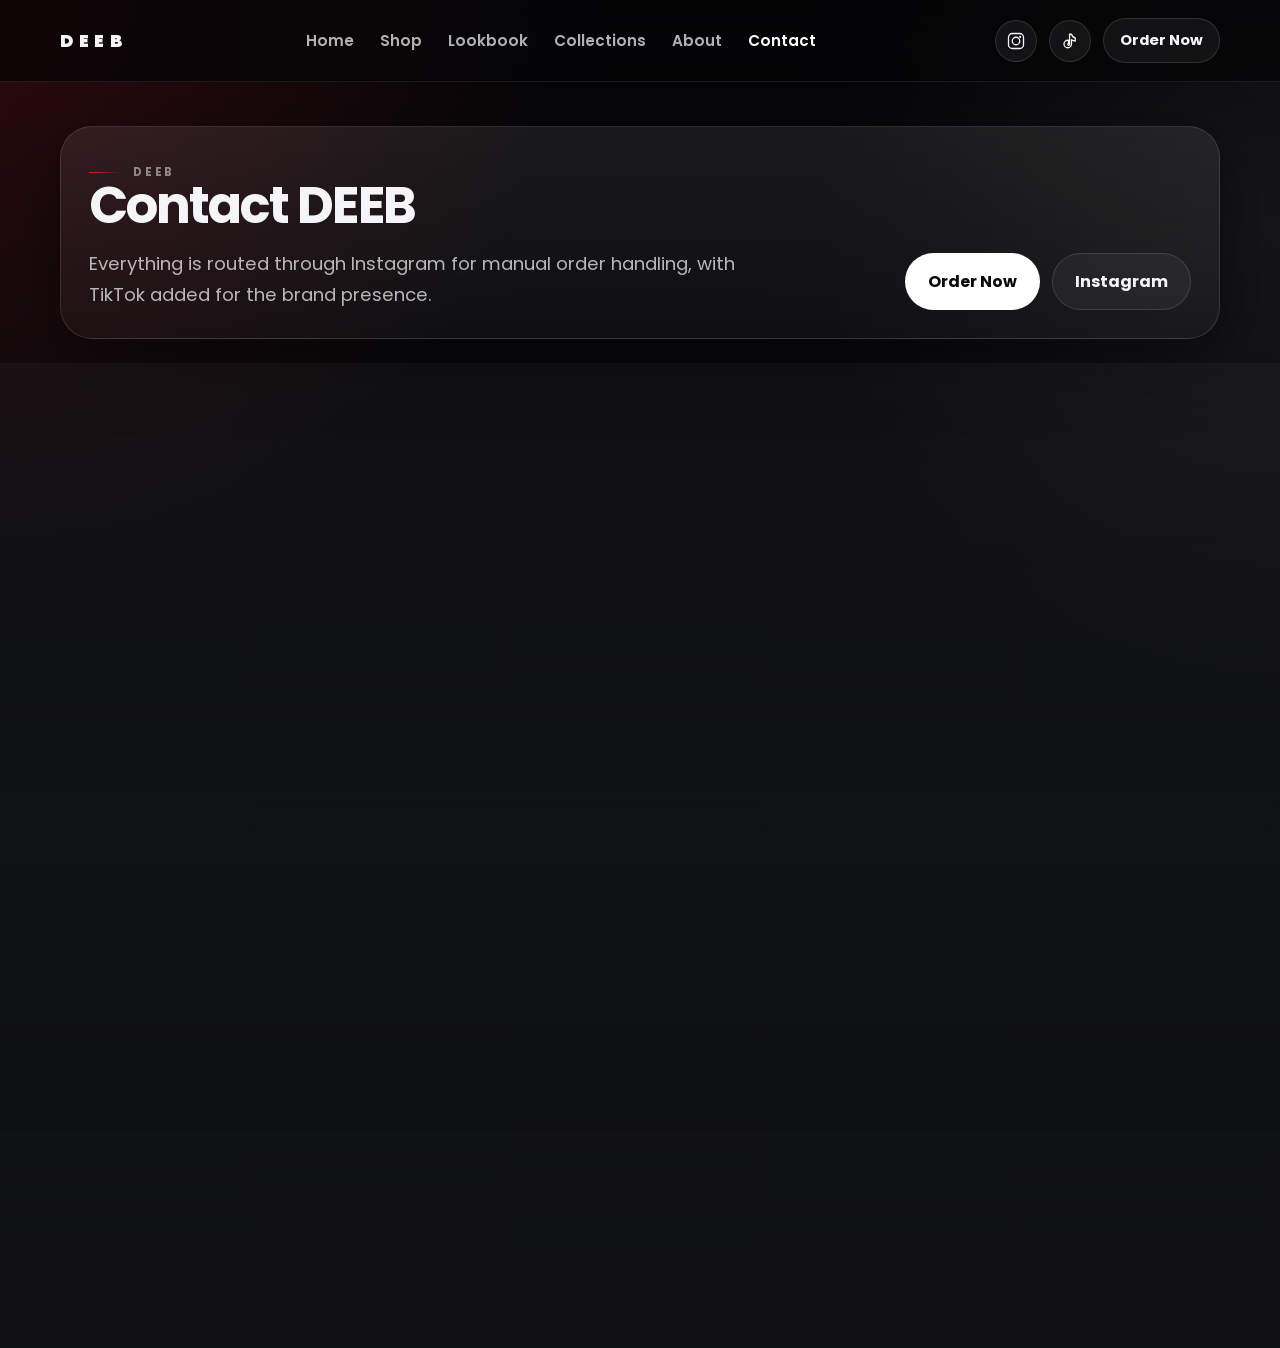
<file: contact.html>
<!DOCTYPE html>
<html lang="en">
<head>
  <meta charset="UTF-8">
  <meta name="viewport" content="width=device-width, initial-scale=1.0">
  <meta name="description" content="Contact DEEB through Instagram and TikTok. Cairo delivery only.">
  <meta name="theme-color" content="#070709">
  <meta property="og:title" content="Contact | DEEB">
  <meta property="og:description" content="Contact DEEB through Instagram and TikTok. Cairo delivery only.">
  <meta property="og:type" content="website">
  <title>Contact | DEEB</title>
  <link rel="icon" href="data:image/svg+xml,%3Csvg xmlns='http://www.w3.org/2000/svg' viewBox='0 0 64 64'%3E%3Crect width='64' height='64' rx='14' fill='%23070709'/%3E%3Ctext x='32' y='43' font-family='Arial,sans-serif' font-size='30' font-weight='900' fill='%23ffffff' text-anchor='middle'%3ED%3C/text%3E%3C/svg%3E">
  <link rel="preconnect" href="https://fonts.googleapis.com">
  <link rel="preconnect" href="https://fonts.gstatic.com" crossorigin>
  <link href="https://fonts.googleapis.com/css2?family=Poppins:wght@300;400;500;600;700;800;900&family=Cairo:wght@400;500;600;700;800&display=swap" rel="stylesheet">
  <link rel="stylesheet" href="style.css">
</head>
<body>
<header class="header">
  <div class="header-inner">
    <a href="index.html" class="logo">DEEB</a>
    <nav class="nav" aria-label="Main navigation">
      <a href="index.html">Home</a>
      <a href="shop.html">Shop</a>
      <a href="lookbook.html">Lookbook</a>
      <a href="collections.html">Collections</a>
      <a href="about.html">About</a>
      <a href="contact.html">Contact</a>
    </nav>
    <div class="header-actions">
      <a class="social-pill" href="https://www.instagram.com/deeb_egy" target="_blank" rel="noopener" aria-label="Instagram">
      <svg width="18" height="18" viewBox="0 0 24 24" fill="none" aria-hidden="true">
        <path d="M7 2h10a5 5 0 0 1 5 5v10a5 5 0 0 1-5 5H7a5 5 0 0 1-5-5V7a5 5 0 0 1 5-5Z" stroke="currentColor" stroke-width="1.7"/>
        <path d="M12 17a5 5 0 1 0 0-10 5 5 0 0 0 0 10Z" stroke="currentColor" stroke-width="1.7"/>
        <path d="M17.5 6.5h.01" stroke="currentColor" stroke-width="2.8" stroke-linecap="round"/>
      </svg>
      </a>
      <a class="social-pill" href="https://www.tiktok.com/@deeb.eg" target="_blank" rel="noopener" aria-label="TikTok">
      <svg width="18" height="18" viewBox="0 0 24 24" fill="none" aria-hidden="true">
        <path d="M14 3c.8 2.7 2.5 4.5 5 5v4a9 9 0 0 1-5-1.7V16a5 5 0 1 1-5-5c.3 0 .7 0 1 .1v4.2a1.2 1.2 0 1 0 1.4 1.2V3h2.6Z" stroke="currentColor" stroke-width="1.7" stroke-linejoin="round"/>
      </svg>
      </a>
      <a class="btn btn-secondary btn-small" href="index.html#featured">Order Now</a>
      <button class="menu-toggle" type="button" data-menu-toggle aria-expanded="false" aria-label="Open menu">
        <span></span><span></span><span></span>
      </button>
    </div>
  </div>
  <nav class="mobile-nav" data-mobile-nav aria-label="Mobile navigation">
      <a href="index.html">Home</a>
      <a href="shop.html">Shop</a>
      <a href="lookbook.html">Lookbook</a>
      <a href="collections.html">Collections</a>
      <a href="about.html">About</a>
      <a href="contact.html">Contact</a>
    <div class="mobile-actions">
      <a href="https://www.instagram.com/deeb_egy" target="_blank" rel="noopener">Instagram</a>
      <a href="https://www.tiktok.com/@deeb.eg" target="_blank" rel="noopener">TikTok</a>
    </div>
  </nav>
</header>
  <main>
    <section class="page-hero">
      <div class="container">
        <div class="panel reveal">
          <div class="panel-inner">
            <div>
              <div class="eyebrow">DEEB</div>
              <h1 class="title">Contact DEEB</h1>
              <p class="subtitle">Everything is routed through Instagram for manual order handling, with TikTok added for the brand presence.</p>
            </div>
            <div class="hero-buttons">
              <a class="btn btn-primary" href="index.html#featured">Order Now</a>
              <a class="btn btn-secondary" href="https://www.instagram.com/deeb_egy" target="_blank" rel="noopener">Instagram</a>
            </div>
          </div>
        </div>
      </div>
    </section>

    <section class="section section-dark">
      <div class="container">
        <div class="info-grid">
          <div class="info-card reveal">
            <h3>Instagram</h3>
            <p>https://www.instagram.com/deeb_egy</p>
            <a class="btn btn-primary btn-small" href="https://www.instagram.com/deeb_egy" target="_blank" rel="noopener">Open Instagram</a>
          </div>
          <div class="info-card reveal">
            <h3>TikTok</h3>
            <p>https://www.tiktok.com/@deeb.eg</p>
            <a class="btn btn-secondary btn-small" href="https://www.tiktok.com/@deeb.eg" target="_blank" rel="noopener">Open TikTok</a>
          </div>
          <div class="info-card reveal">
            <h3>Order Details</h3>
            <p>Use the order form, copy the message, then paste it into Instagram manually. Cairo delivery only.</p>
            <a class="btn btn-primary btn-small" href="index.html#featured">Start an order</a>
          </div>
        </div>
      </div>
    </section>

    <section class="section section-light">
      <div class="container">
        <div class="feature-band reveal">
          <div>
            <div class="eyebrow">Support</div>
            <h2 class="title" style="font-size:clamp(1.8rem, 4vw, 3rem);">Need a new drop added later?</h2>
          </div>
          <p class="mini">The layout already has extra slots and a reusable product system, so future updates stay fast and simple.</p>
        </div>
      </div>
    </section>
  </main>

<footer class="footer">
  <div class="container">
    <div class="footer-top">
      <div>
        <div class="logo">DEEB</div>
        <p class="small" style="margin-top:12px;max-width:46ch;">Luxury oversized tees, made for clean fits, sharp styling, and a premium everyday look.</p>
      </div>
      <div class="footer-links">
        <a href="index.html">Home</a>
        <a href="shop.html">Shop</a>
        <a href="lookbook.html">Lookbook</a>
        <a href="contact.html">Contact</a>
      </div>
    </div>
    <div class="footer-bottom">
      <span>© <span data-year>2026</span> DEEB. Cairo delivery only.</span>
      <span>Instagram • TikTok • Premium Streetwear</span>
    </div>
  </div>
</footer>
<div class="modal" data-order-modal aria-hidden="true">
  <div class="modal-card" role="dialog" aria-modal="true" aria-labelledby="order-title">
    <div class="modal-head">
      <div>
        <div class="eyebrow">Instagram Order</div>
        <h3 id="order-title">Place your order</h3>
        <p class="small" style="margin-top:8px;">Fill the form, copy the order text, then open the Instagram profile and paste it manually.</p>
      </div>
      <button class="modal-close" type="button" data-modal-close aria-label="Close order form">✕</button>
    </div>
    <div class="order-note">Delivery Available in Cairo Only.</div>
    <div class="order-grid">
      <form class="form" data-order-form novalidate>
        <div class="field">
          <label for="product">Product</label>
          <input id="product" name="product" value="DEEB Oversized T-Shirt" required>
        </div>
        <div class="field">
          <label for="color">Color</label>
          <select id="color" name="color">
            <option>Black</option>
            <option>White</option>
            <option>Brown</option>
            <option>Olive</option>
            <option>Burgundy</option>
          </select>
        </div>
        <div class="field">
          <label for="size">Size</label>
          <select id="size" name="size">
            <option>M</option>
            <option>L</option>
            <option>XL</option>
          </select>
        </div>
        <div class="field">
          <label for="name">Full Name</label>
          <input id="name" name="name" placeholder="Customer name" autocomplete="name" required>
          <p class="error" data-error-for="name" hidden></p>
        </div>
        <div class="field">
          <label for="phone">Phone Number</label>
          <input id="phone" name="phone" type="tel" inputmode="numeric" placeholder="01xxxxxxxxx" autocomplete="tel" required>
          <p class="error" data-error-for="phone" hidden></p>
        </div>
        <div class="field">
          <label for="address">Address</label>
          <textarea id="address" name="address" placeholder="Area, Street, Building, Apartment" autocomplete="street-address" required></textarea>
          <p class="error" data-error-for="address" hidden></p>
        </div>
        <div class="product-actions" style="margin-top:4px;">
          <button class="btn btn-primary" type="submit">Copy Order &amp; Open Instagram</button>
          <button class="btn btn-secondary" type="button" data-copy-order>Copy Order</button>
        </div>
      </form>
      <div class="preview">
        <div class="eyebrow">Order Preview</div>
        <div class="preview-box" data-order-preview></div>
      </div>
    </div>
  </div>
</div>
<div class="toast" role="status" aria-live="polite"></div>
  <script src="script.js"></script>
</body>
</html>
</file>
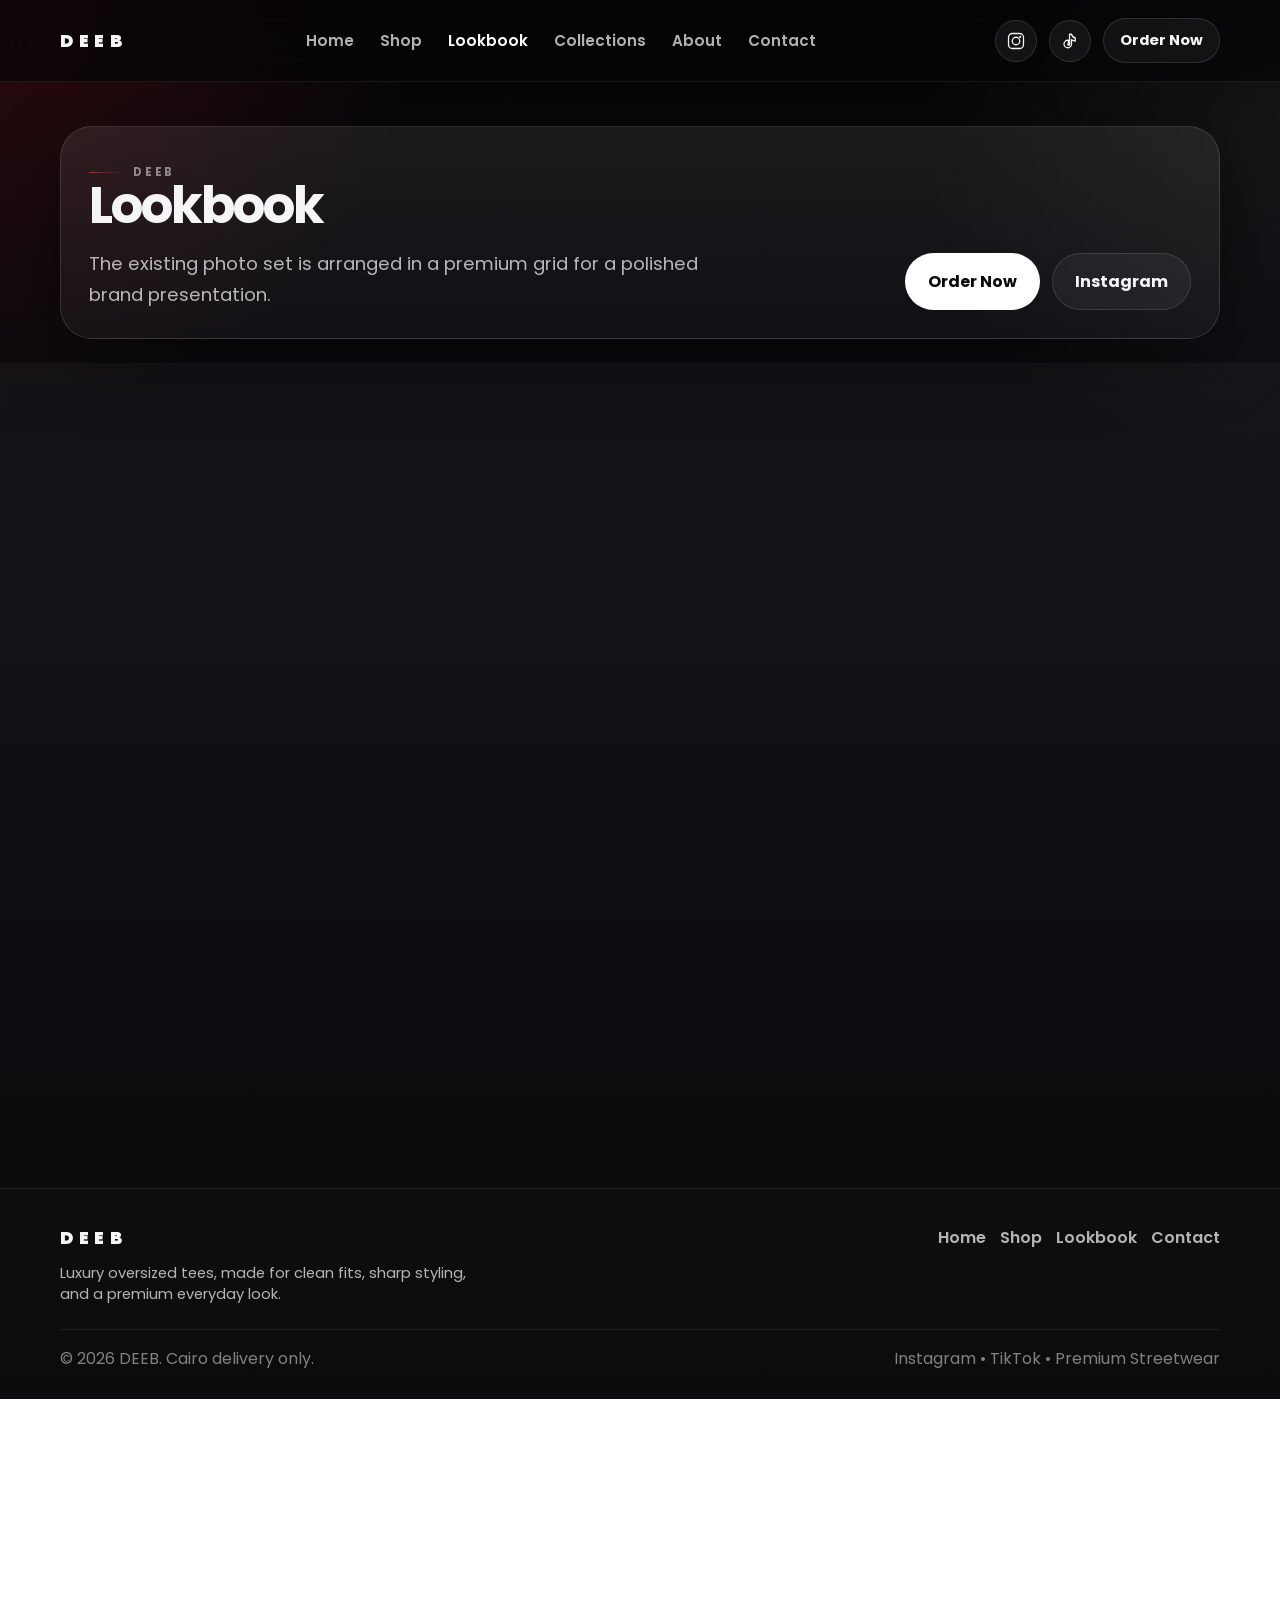
<file: lookbook.html>
<!DOCTYPE html>
<html lang="en">
<head>
  <meta charset="UTF-8">
  <meta name="viewport" content="width=device-width, initial-scale=1.0">
  <meta name="description" content="DEEB lookbook with current product imagery and future-ready layouts.">
  <meta name="theme-color" content="#070709">
  <meta property="og:title" content="Lookbook | DEEB">
  <meta property="og:description" content="DEEB lookbook with current product imagery and future-ready layouts.">
  <meta property="og:type" content="website">
  <title>Lookbook | DEEB</title>
  <link rel="icon" href="data:image/svg+xml,%3Csvg xmlns='http://www.w3.org/2000/svg' viewBox='0 0 64 64'%3E%3Crect width='64' height='64' rx='14' fill='%23070709'/%3E%3Ctext x='32' y='43' font-family='Arial,sans-serif' font-size='30' font-weight='900' fill='%23ffffff' text-anchor='middle'%3ED%3C/text%3E%3C/svg%3E">
  <link rel="preconnect" href="https://fonts.googleapis.com">
  <link rel="preconnect" href="https://fonts.gstatic.com" crossorigin>
  <link href="https://fonts.googleapis.com/css2?family=Poppins:wght@300;400;500;600;700;800;900&family=Cairo:wght@400;500;600;700;800&display=swap" rel="stylesheet">
  <link rel="stylesheet" href="style.css">
</head>
<body>
<header class="header">
  <div class="header-inner">
    <a href="index.html" class="logo">DEEB</a>
    <nav class="nav" aria-label="Main navigation">
      <a href="index.html">Home</a>
      <a href="shop.html">Shop</a>
      <a href="lookbook.html">Lookbook</a>
      <a href="collections.html">Collections</a>
      <a href="about.html">About</a>
      <a href="contact.html">Contact</a>
    </nav>
    <div class="header-actions">
      <a class="social-pill" href="https://www.instagram.com/deeb_egy" target="_blank" rel="noopener" aria-label="Instagram">
      <svg width="18" height="18" viewBox="0 0 24 24" fill="none" aria-hidden="true">
        <path d="M7 2h10a5 5 0 0 1 5 5v10a5 5 0 0 1-5 5H7a5 5 0 0 1-5-5V7a5 5 0 0 1 5-5Z" stroke="currentColor" stroke-width="1.7"/>
        <path d="M12 17a5 5 0 1 0 0-10 5 5 0 0 0 0 10Z" stroke="currentColor" stroke-width="1.7"/>
        <path d="M17.5 6.5h.01" stroke="currentColor" stroke-width="2.8" stroke-linecap="round"/>
      </svg>
      </a>
      <a class="social-pill" href="https://www.tiktok.com/@deeb.eg" target="_blank" rel="noopener" aria-label="TikTok">
      <svg width="18" height="18" viewBox="0 0 24 24" fill="none" aria-hidden="true">
        <path d="M14 3c.8 2.7 2.5 4.5 5 5v4a9 9 0 0 1-5-1.7V16a5 5 0 1 1-5-5c.3 0 .7 0 1 .1v4.2a1.2 1.2 0 1 0 1.4 1.2V3h2.6Z" stroke="currentColor" stroke-width="1.7" stroke-linejoin="round"/>
      </svg>
      </a>
      <a class="btn btn-secondary btn-small" href="index.html#featured">Order Now</a>
      <button class="menu-toggle" type="button" data-menu-toggle aria-expanded="false" aria-label="Open menu">
        <span></span><span></span><span></span>
      </button>
    </div>
  </div>
  <nav class="mobile-nav" data-mobile-nav aria-label="Mobile navigation">
      <a href="index.html">Home</a>
      <a href="shop.html">Shop</a>
      <a href="lookbook.html">Lookbook</a>
      <a href="collections.html">Collections</a>
      <a href="about.html">About</a>
      <a href="contact.html">Contact</a>
    <div class="mobile-actions">
      <a href="https://www.instagram.com/deeb_egy" target="_blank" rel="noopener">Instagram</a>
      <a href="https://www.tiktok.com/@deeb.eg" target="_blank" rel="noopener">TikTok</a>
    </div>
  </nav>
</header>
  <main>
    <section class="page-hero">
      <div class="container">
        <div class="panel reveal">
          <div class="panel-inner">
            <div>
              <div class="eyebrow">DEEB</div>
              <h1 class="title">Lookbook</h1>
              <p class="subtitle">The existing photo set is arranged in a premium grid for a polished brand presentation.</p>
            </div>
            <div class="hero-buttons">
              <a class="btn btn-primary" href="index.html#featured">Order Now</a>
              <a class="btn btn-secondary" href="https://www.instagram.com/deeb_egy" target="_blank" rel="noopener">Instagram</a>
            </div>
          </div>
        </div>
      </div>
    </section>

    <section class="section section-dark">
      <div class="container">
        <div class="section-head reveal">
          <div>
            <div class="eyebrow">Lookbook</div>
            <h2 class="title">Studio shots and flat lays</h2>
          </div>
          <p class="subtitle">A visual grid built from the current images, so the brand can grow with new looks without redesigning the page.</p>
        </div>
        <div class="gallery-grid">
        <div class="gallery-tile reveal"><img src="white-front.jpg" alt="White front" loading="lazy" decoding="async"><div class="caption">White Wolf • Front</div></div>
        <div class="gallery-tile reveal"><img src="white-back.jpg" alt="White back" loading="lazy" decoding="async"><div class="caption">White Wolf • Back</div></div>
        <div class="gallery-tile reveal"><img src="black-front.jpg" alt="Black front" loading="lazy" decoding="async"><div class="caption">Black Wolf • Front</div></div>
        <div class="gallery-tile reveal"><img src="black-back.jpg" alt="Black back" loading="lazy" decoding="async"><div class="caption">Black Wolf • Back</div></div>
        <div class="gallery-tile reveal"><img src="white-flat.jpg" alt="White flat" loading="lazy" decoding="async"><div class="caption">White Wolf • Flat</div></div>
        <div class="gallery-tile reveal"><img src="white-flat-back.jpg" alt="White flat back" loading="lazy" decoding="async"><div class="caption">White Wolf • Flat 2</div></div>
        <div class="gallery-tile reveal"><img src="black-flat.jpg" alt="Black flat" loading="lazy" decoding="async"><div class="caption">Black Wolf • Flat</div></div>
        <div class="gallery-tile reveal"><img src="black-flat-back.jpg" alt="Black flat back" loading="lazy" decoding="async"><div class="caption">Black Wolf • Flat 2</div></div>
        </div>
      </div>
    </section>
  </main>

<footer class="footer">
  <div class="container">
    <div class="footer-top">
      <div>
        <div class="logo">DEEB</div>
        <p class="small" style="margin-top:12px;max-width:46ch;">Luxury oversized tees, made for clean fits, sharp styling, and a premium everyday look.</p>
      </div>
      <div class="footer-links">
        <a href="index.html">Home</a>
        <a href="shop.html">Shop</a>
        <a href="lookbook.html">Lookbook</a>
        <a href="contact.html">Contact</a>
      </div>
    </div>
    <div class="footer-bottom">
      <span>© <span data-year>2026</span> DEEB. Cairo delivery only.</span>
      <span>Instagram • TikTok • Premium Streetwear</span>
    </div>
  </div>
</footer>
<div class="modal" data-order-modal aria-hidden="true">
  <div class="modal-card" role="dialog" aria-modal="true" aria-labelledby="order-title">
    <div class="modal-head">
      <div>
        <div class="eyebrow">Instagram Order</div>
        <h3 id="order-title">Place your order</h3>
        <p class="small" style="margin-top:8px;">Fill the form, copy the order text, then open the Instagram profile and paste it manually.</p>
      </div>
      <button class="modal-close" type="button" data-modal-close aria-label="Close order form">✕</button>
    </div>
    <div class="order-note">Delivery Available in Cairo Only.</div>
    <div class="order-grid">
      <form class="form" data-order-form novalidate>
        <div class="field">
          <label for="product">Product</label>
          <input id="product" name="product" value="DEEB Oversized T-Shirt" required>
        </div>
        <div class="field">
          <label for="color">Color</label>
          <select id="color" name="color">
            <option>Black</option>
            <option>White</option>
            <option>Brown</option>
            <option>Olive</option>
            <option>Burgundy</option>
          </select>
        </div>
        <div class="field">
          <label for="size">Size</label>
          <select id="size" name="size">
            <option>M</option>
            <option>L</option>
            <option>XL</option>
          </select>
        </div>
        <div class="field">
          <label for="name">Full Name</label>
          <input id="name" name="name" placeholder="Customer name" autocomplete="name" required>
          <p class="error" data-error-for="name" hidden></p>
        </div>
        <div class="field">
          <label for="phone">Phone Number</label>
          <input id="phone" name="phone" type="tel" inputmode="numeric" placeholder="01xxxxxxxxx" autocomplete="tel" required>
          <p class="error" data-error-for="phone" hidden></p>
        </div>
        <div class="field">
          <label for="address">Address</label>
          <textarea id="address" name="address" placeholder="Area, Street, Building, Apartment" autocomplete="street-address" required></textarea>
          <p class="error" data-error-for="address" hidden></p>
        </div>
        <div class="product-actions" style="margin-top:4px;">
          <button class="btn btn-primary" type="submit">Copy Order &amp; Open Instagram</button>
          <button class="btn btn-secondary" type="button" data-copy-order>Copy Order</button>
        </div>
      </form>
      <div class="preview">
        <div class="eyebrow">Order Preview</div>
        <div class="preview-box" data-order-preview></div>
      </div>
    </div>
  </div>
</div>
<div class="toast" role="status" aria-live="polite"></div>
  <script src="script.js"></script>
</body>
</html>
</file>
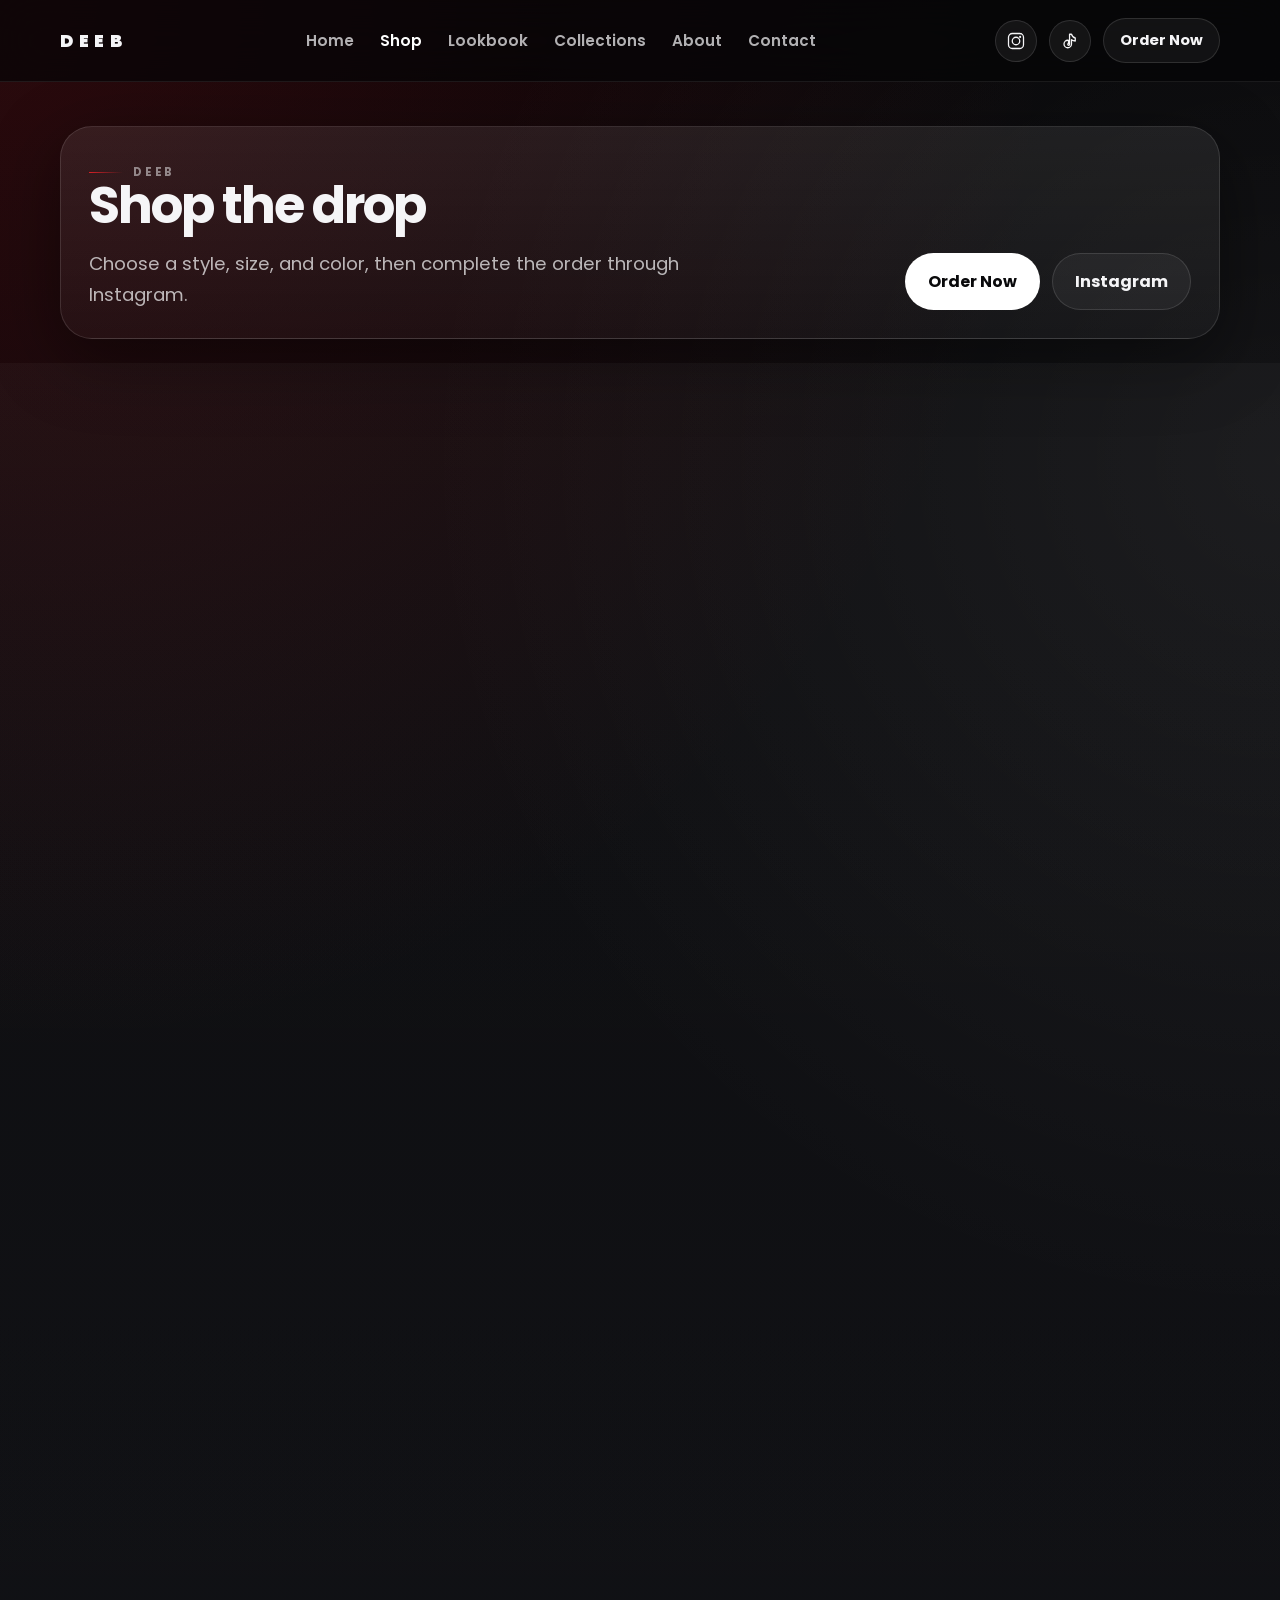
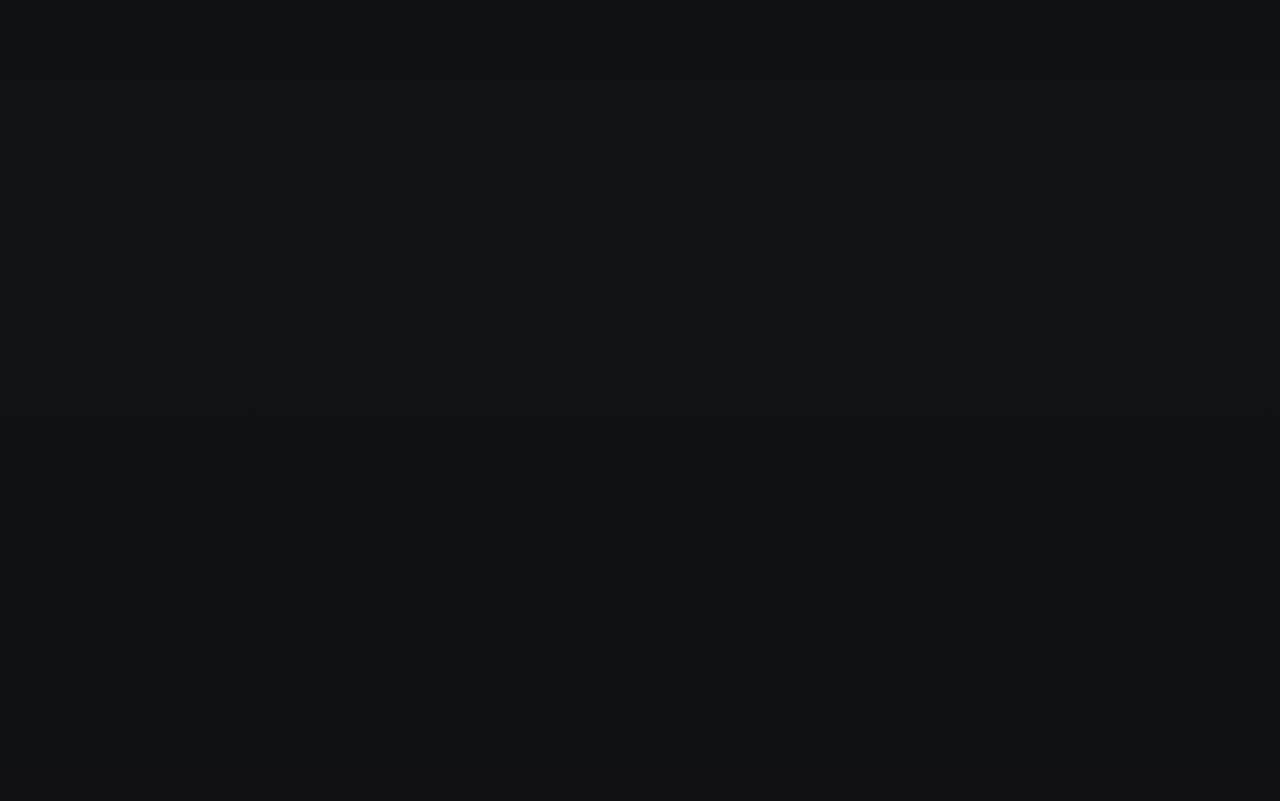
<file: shop.html>
<!DOCTYPE html>
<html lang="en">
<head>
  <meta charset="UTF-8">
  <meta name="viewport" content="width=device-width, initial-scale=1.0">
  <meta name="description" content="Shop the DEEB oversized tees. Black Wolf and White Wolf with Cairo-only delivery.">
  <meta name="theme-color" content="#070709">
  <meta property="og:title" content="Shop | DEEB">
  <meta property="og:description" content="Shop the DEEB oversized tees. Black Wolf and White Wolf with Cairo-only delivery.">
  <meta property="og:type" content="website">
  <title>Shop | DEEB</title>
  <link rel="icon" href="data:image/svg+xml,%3Csvg xmlns='http://www.w3.org/2000/svg' viewBox='0 0 64 64'%3E%3Crect width='64' height='64' rx='14' fill='%23070709'/%3E%3Ctext x='32' y='43' font-family='Arial,sans-serif' font-size='30' font-weight='900' fill='%23ffffff' text-anchor='middle'%3ED%3C/text%3E%3C/svg%3E">
  <link rel="preconnect" href="https://fonts.googleapis.com">
  <link rel="preconnect" href="https://fonts.gstatic.com" crossorigin>
  <link href="https://fonts.googleapis.com/css2?family=Poppins:wght@300;400;500;600;700;800;900&family=Cairo:wght@400;500;600;700;800&display=swap" rel="stylesheet">
  <link rel="stylesheet" href="style.css">
</head>
<body>
<header class="header">
  <div class="header-inner">
    <a href="index.html" class="logo">DEEB</a>
    <nav class="nav" aria-label="Main navigation">
      <a href="index.html">Home</a>
      <a href="shop.html">Shop</a>
      <a href="lookbook.html">Lookbook</a>
      <a href="collections.html">Collections</a>
      <a href="about.html">About</a>
      <a href="contact.html">Contact</a>
    </nav>
    <div class="header-actions">
      <a class="social-pill" href="https://www.instagram.com/deeb_egy" target="_blank" rel="noopener" aria-label="Instagram">
      <svg width="18" height="18" viewBox="0 0 24 24" fill="none" aria-hidden="true">
        <path d="M7 2h10a5 5 0 0 1 5 5v10a5 5 0 0 1-5 5H7a5 5 0 0 1-5-5V7a5 5 0 0 1 5-5Z" stroke="currentColor" stroke-width="1.7"/>
        <path d="M12 17a5 5 0 1 0 0-10 5 5 0 0 0 0 10Z" stroke="currentColor" stroke-width="1.7"/>
        <path d="M17.5 6.5h.01" stroke="currentColor" stroke-width="2.8" stroke-linecap="round"/>
      </svg>
      </a>
      <a class="social-pill" href="https://www.tiktok.com/@deeb.eg" target="_blank" rel="noopener" aria-label="TikTok">
      <svg width="18" height="18" viewBox="0 0 24 24" fill="none" aria-hidden="true">
        <path d="M14 3c.8 2.7 2.5 4.5 5 5v4a9 9 0 0 1-5-1.7V16a5 5 0 1 1-5-5c.3 0 .7 0 1 .1v4.2a1.2 1.2 0 1 0 1.4 1.2V3h2.6Z" stroke="currentColor" stroke-width="1.7" stroke-linejoin="round"/>
      </svg>
      </a>
      <a class="btn btn-secondary btn-small" href="index.html#featured">Order Now</a>
      <button class="menu-toggle" type="button" data-menu-toggle aria-expanded="false" aria-label="Open menu">
        <span></span><span></span><span></span>
      </button>
    </div>
  </div>
  <nav class="mobile-nav" data-mobile-nav aria-label="Mobile navigation">
      <a href="index.html">Home</a>
      <a href="shop.html">Shop</a>
      <a href="lookbook.html">Lookbook</a>
      <a href="collections.html">Collections</a>
      <a href="about.html">About</a>
      <a href="contact.html">Contact</a>
    <div class="mobile-actions">
      <a href="https://www.instagram.com/deeb_egy" target="_blank" rel="noopener">Instagram</a>
      <a href="https://www.tiktok.com/@deeb.eg" target="_blank" rel="noopener">TikTok</a>
    </div>
  </nav>
</header>
  <main>
    <section class="page-hero">
      <div class="container">
        <div class="panel reveal">
          <div class="panel-inner">
            <div>
              <div class="eyebrow">DEEB</div>
              <h1 class="title">Shop the drop</h1>
              <p class="subtitle">Choose a style, size, and color, then complete the order through Instagram.</p>
            </div>
            <div class="hero-buttons">
              <a class="btn btn-primary" href="index.html#featured">Order Now</a>
              <a class="btn btn-secondary" href="https://www.instagram.com/deeb_egy" target="_blank" rel="noopener">Instagram</a>
            </div>
          </div>
        </div>
      </div>
    </section>

    <section class="section section-dark" id="featured">
      <div class="container">
        <div class="section-head reveal">
          <div>
            <div class="eyebrow">Shop</div>
            <h2 class="title">Two core styles, one clean price</h2>
          </div>
          <p class="subtitle">Black Wolf and White Wolf are ready now. Every future update can be dropped into the same card system without changing the layout.</p>
        </div>
        <div class="product-grid">
          <article class="product-card card reveal">
  <div class="product-badges">
    <span class="badge sale">SALE</span>
    <span class="badge new">NEW</span>
  </div>
  <div class="product-media" data-gallery>
    <img src="black-front.jpg" alt="Black Wolf front view" data-gallery-main>
    <div class="gallery-nav" aria-label="Black Wolf gallery thumbnails">
          <button class="thumb active" type="button" data-gallery-thumb data-src="black-front.jpg" data-alt="Black Wolf Front view">Front</button>
          <button class="thumb" type="button" data-gallery-thumb data-src="black-back.jpg" data-alt="Black Wolf Back view">Back</button>
          <button class="thumb" type="button" data-gallery-thumb data-src="black-flat.jpg" data-alt="Black Wolf Flat view">Flat</button>
          <button class="thumb" type="button" data-gallery-thumb data-src="black-flat-back.jpg" data-alt="Black Wolf Flat 2 view">Flat 2</button>
    </div>
  </div>
  <div class="product-body">
    <div>
      <div class="eyebrow">Black Wolf</div>
      <h3 class="product-title">Black Wolf</h3>
    </div>
    <div class="price-row">
      <span class="price-old" data-price-old>800 EGP</span>
      <span class="price-current" data-price-current>750 EGP</span>
      <span class="price-note" data-price-save>Save 50 EGP</span>
    </div>
    <div class="small">Premium cotton. Oversized fit. Available in M, L, XL.</div>
    <div class="size-list" aria-label="Available sizes">
      <span class="size">M</span>
      <span class="size">L</span>
      <span class="size">XL</span>
    </div>
    <p class="product-desc">A clean streetwear tee with a structured oversized cut, minimal branding, and a premium finish built for everyday wear.</p>
    <div class="product-actions">
      <button class="btn btn-primary" type="button" data-open-order data-product="DEEB Black Wolf Oversized T-Shirt" data-color="Black" data-size="M">Order Now</button>
      <a class="btn btn-secondary" href="https://www.instagram.com/deeb_egy" target="_blank" rel="noopener">Instagram</a>
    </div>
  </div>
</article>
          <article class="product-card card reveal">
  <div class="product-badges">
    <span class="badge sale">SALE</span>
    <span class="badge new">NEW</span>
  </div>
  <div class="product-media" data-gallery>
    <img src="white-front.jpg" alt="White Wolf front view" data-gallery-main>
    <div class="gallery-nav" aria-label="White Wolf gallery thumbnails">
          <button class="thumb active" type="button" data-gallery-thumb data-src="white-front.jpg" data-alt="White Wolf Front view">Front</button>
          <button class="thumb" type="button" data-gallery-thumb data-src="white-back.jpg" data-alt="White Wolf Back view">Back</button>
          <button class="thumb" type="button" data-gallery-thumb data-src="white-flat.jpg" data-alt="White Wolf Flat view">Flat</button>
          <button class="thumb" type="button" data-gallery-thumb data-src="white-flat-back.jpg" data-alt="White Wolf Flat 2 view">Flat 2</button>
    </div>
  </div>
  <div class="product-body">
    <div>
      <div class="eyebrow">White Wolf</div>
      <h3 class="product-title">White Wolf</h3>
    </div>
    <div class="price-row">
      <span class="price-old" data-price-old>800 EGP</span>
      <span class="price-current" data-price-current>750 EGP</span>
      <span class="price-note" data-price-save>Save 50 EGP</span>
    </div>
    <div class="small">Premium cotton. Oversized fit. Available in M, L, XL.</div>
    <div class="size-list" aria-label="Available sizes">
      <span class="size">M</span>
      <span class="size">L</span>
      <span class="size">XL</span>
    </div>
    <p class="product-desc">A clean streetwear tee with a structured oversized cut, minimal branding, and a premium finish built for everyday wear.</p>
    <div class="product-actions">
      <button class="btn btn-primary" type="button" data-open-order data-product="DEEB White Wolf Oversized T-Shirt" data-color="White" data-size="M">Order Now</button>
      <a class="btn btn-secondary" href="https://www.instagram.com/deeb_egy" target="_blank" rel="noopener">Instagram</a>
    </div>
  </div>
</article>
        </div>
      </div>
    </section>

    <section class="section section-light">
      <div class="container">
        <div class="info-grid">
          <div class="info-card reveal">
            <h3>Pricing</h3>
            <p><span style="color:#ff7f88;text-decoration:line-through;text-decoration-thickness:2px;"><s data-price-old>800 EGP</s></span> is the old price. The live price is <b data-price-current>750 EGP</b> for every size and every color.</p>
          </div>
          <div class="info-card reveal">
            <h3>Sizes</h3>
            <p>M, L, and XL are available. The fit stays oversized across all variants, with the same price for all options.</p>
          </div>
          <div class="info-card reveal">
            <h3>Ordering</h3>
            <p>Tap Order Now, fill the form, copy the details, and paste them into the DEEB Instagram profile manually.</p>
          </div>
        </div>
      </div>
    </section>
  </main>

<footer class="footer">
  <div class="container">
    <div class="footer-top">
      <div>
        <div class="logo">DEEB</div>
        <p class="small" style="margin-top:12px;max-width:46ch;">Luxury oversized tees, made for clean fits, sharp styling, and a premium everyday look.</p>
      </div>
      <div class="footer-links">
        <a href="index.html">Home</a>
        <a href="shop.html">Shop</a>
        <a href="lookbook.html">Lookbook</a>
        <a href="contact.html">Contact</a>
      </div>
    </div>
    <div class="footer-bottom">
      <span>© <span data-year>2026</span> DEEB. Cairo delivery only.</span>
      <span>Instagram • TikTok • Premium Streetwear</span>
    </div>
  </div>
</footer>
<div class="modal" data-order-modal aria-hidden="true">
  <div class="modal-card" role="dialog" aria-modal="true" aria-labelledby="order-title">
    <div class="modal-head">
      <div>
        <div class="eyebrow">Instagram Order</div>
        <h3 id="order-title">Place your order</h3>
        <p class="small" style="margin-top:8px;">Fill the form, copy the order text, then open the Instagram profile and paste it manually.</p>
      </div>
      <button class="modal-close" type="button" data-modal-close aria-label="Close order form">✕</button>
    </div>
    <div class="order-note">Delivery Available in Cairo Only.</div>
    <div class="order-grid">
      <form class="form" data-order-form novalidate>
        <div class="field">
          <label for="product">Product</label>
          <input id="product" name="product" value="DEEB Oversized T-Shirt" required>
        </div>
        <div class="field">
          <label for="color">Color</label>
          <select id="color" name="color">
            <option>Black</option>
            <option>White</option>
            <option>Brown</option>
            <option>Olive</option>
            <option>Burgundy</option>
          </select>
        </div>
        <div class="field">
          <label for="size">Size</label>
          <select id="size" name="size">
            <option>M</option>
            <option>L</option>
            <option>XL</option>
          </select>
        </div>
        <div class="field">
          <label for="name">Full Name</label>
          <input id="name" name="name" placeholder="Customer name" autocomplete="name" required>
          <p class="error" data-error-for="name" hidden></p>
        </div>
        <div class="field">
          <label for="phone">Phone Number</label>
          <input id="phone" name="phone" type="tel" inputmode="numeric" placeholder="01xxxxxxxxx" autocomplete="tel" required>
          <p class="error" data-error-for="phone" hidden></p>
        </div>
        <div class="field">
          <label for="address">Address</label>
          <textarea id="address" name="address" placeholder="Area, Street, Building, Apartment" autocomplete="street-address" required></textarea>
          <p class="error" data-error-for="address" hidden></p>
        </div>
        <div class="product-actions" style="margin-top:4px;">
          <button class="btn btn-primary" type="submit">Copy Order &amp; Open Instagram</button>
          <button class="btn btn-secondary" type="button" data-copy-order>Copy Order</button>
        </div>
      </form>
      <div class="preview">
        <div class="eyebrow">Order Preview</div>
        <div class="preview-box" data-order-preview></div>
      </div>
    </div>
  </div>
</div>
<div class="toast" role="status" aria-live="polite"></div>
  <script src="script.js"></script>
</body>
</html>
</file>
<file: style.css>
:root{
  --bg:#070709;
  --bg-2:#0e0f13;
  --panel:rgba(255,255,255,.06);
  --panel-2:rgba(255,255,255,.08);
  --line:rgba(255,255,255,.12);
  --text:#f5f5f7;
  --muted:rgba(245,245,247,.72);
  --soft:rgba(245,245,247,.5);
  --red:#d81f26;
  --green:#d5f0d3;
  --accent:#ffffff;
  --shadow:0 20px 70px rgba(0,0,0,.45);
  --radius:28px;
  --radius-sm:18px;
  --max:1200px;
  --header-h:82px;
  --ease:cubic-bezier(.2,.8,.2,1);
}

*{box-sizing:border-box}
html{scroll-behavior:smooth}
body{
  margin:0;
  font-family:'Poppins','Cairo',system-ui,sans-serif;
  color:var(--text);
  background:
    radial-gradient(circle at top left, rgba(216,31,38,.18), transparent 22%),
    radial-gradient(circle at right 10%, rgba(255,255,255,.06), transparent 20%),
    linear-gradient(180deg, #050507 0%, #0c0d11 40%, #070709 100%);
  min-height:100vh;
  overflow-x:hidden;
  padding-top:var(--header-h);
}
img{display:block;max-width:100%}
a{color:inherit;text-decoration:none}
button,input,textarea,select{font:inherit}
button{cursor:pointer}
:focus-visible{outline:2px solid #fff;outline-offset:3px}
section[id]{scroll-margin-top:calc(var(--header-h) + 12px)}

.container{max-width:var(--max);padding:0 20px;margin:0 auto}
.section{padding:88px 0;position:relative;content-visibility:auto;contain-intrinsic-size:auto 900px}
.section.compact{padding:58px 0}
.section-dark{background:linear-gradient(180deg, rgba(255,255,255,.03), rgba(255,255,255,.01))}
.section-light{background:linear-gradient(180deg, rgba(255,255,255,.02), rgba(255,255,255,.04))}
.eyebrow{
  display:inline-flex;align-items:center;gap:10px;
  text-transform:uppercase;letter-spacing:.24em;
  font-size:.72rem;font-weight:700;color:var(--soft)
}
.eyebrow::before{
  content:"";width:34px;height:1px;background:linear-gradient(90deg, var(--red), transparent)
}
h1,h2,h3,p{margin:0}
.title{
  font-size:clamp(2.2rem, 4vw, 4.9rem);
  line-height:.95;
  letter-spacing:-.04em;
}
.subtitle{
  margin-top:18px;
  max-width:60ch;
  font-size:clamp(1rem, 1.8vw, 1.15rem);
  line-height:1.7;
  color:var(--muted)
}
.badge{
  display:inline-flex;align-items:center;justify-content:center;
  padding:9px 14px;border-radius:999px;font-weight:800;
  letter-spacing:.12em;text-transform:uppercase;font-size:.72rem
}
.badge.sale{background:rgba(216,31,38,.14);color:#ff6f74;border:1px solid rgba(216,31,38,.35)}
.badge.new{background:rgba(255,255,255,.08);border:1px solid var(--line);color:var(--text)}
.btn{
  display:inline-flex;align-items:center;justify-content:center;gap:10px;
  border-radius:999px;border:1px solid transparent;
  padding:15px 22px;font-weight:700;transition:transform .25s var(--ease), background .25s var(--ease), border-color .25s var(--ease), opacity .25s var(--ease);
  white-space:nowrap
}
.btn:hover{transform:translateY(-2px)}
.btn-primary{background:#fff;color:#09090b}
.btn-primary:hover{background:#ececec}
.btn-secondary{background:rgba(255,255,255,.05);border-color:var(--line);color:var(--text)}
.btn-secondary:hover{background:rgba(255,255,255,.1)}
.btn-red{background:var(--red);color:white}
.btn-red:hover{filter:brightness(1.05)}
.btn-small{padding:11px 16px;font-size:.92rem}
.card{
  background:linear-gradient(180deg, rgba(255,255,255,.08), rgba(255,255,255,.04));
  border:1px solid var(--line);
  border-radius:var(--radius);
  box-shadow:var(--shadow);
  -webkit-backdrop-filter:blur(16px);
  backdrop-filter:blur(16px);
}
.grid{display:grid;gap:22px}
.muted{color:var(--muted)}
.small{font-size:.92rem;color:var(--muted)}
.sr-only{position:absolute;width:1px;height:1px;padding:0;margin:-1px;overflow:hidden;clip:rect(0 0 0 0);white-space:nowrap;border:0}

/* ---------- Header ---------- */
.header{
  position:fixed;top:0;left:0;right:0;z-index:1000;
  height:var(--header-h);
  background:rgba(5,5,7,.7);
  -webkit-backdrop-filter:blur(22px);
  backdrop-filter:blur(22px);
  border-bottom:1px solid rgba(255,255,255,.08)
}
.header.scrolled{background:rgba(5,5,7,.88)}
.header-inner{
  height:100%;max-width:var(--max);margin:0 auto;padding:0 20px;
  display:flex;align-items:center;justify-content:space-between;gap:20px
}
.logo{
  font-weight:900;letter-spacing:.32em;font-size:1.08rem;
  text-transform:uppercase
}
.nav{
  display:flex;align-items:center;gap:26px
}
.nav a{
  color:var(--muted);font-size:.95rem;font-weight:600;
  transition:color .2s var(--ease)
}
.nav a:hover,.nav a.active{color:#fff}
.header-actions{display:flex;align-items:center;gap:12px}
.social-pill{
  width:42px;height:42px;border-radius:999px;display:inline-flex;align-items:center;justify-content:center;
  background:rgba(255,255,255,.06);border:1px solid var(--line);transition:transform .25s var(--ease), background .25s var(--ease)
}
.social-pill:hover{transform:translateY(-2px);background:rgba(255,255,255,.12)}
.menu-toggle{
  display:none;width:46px;height:46px;border-radius:999px;
  background:rgba(255,255,255,.06);border:1px solid var(--line);
  align-items:center;justify-content:center;flex-direction:column;gap:5px
}
.menu-toggle span{width:18px;height:2px;background:#fff;border-radius:99px;transition:transform .25s var(--ease), opacity .25s var(--ease)}
.menu-toggle[aria-expanded="true"] span:nth-child(1){transform:translateY(7px) rotate(45deg)}
.menu-toggle[aria-expanded="true"] span:nth-child(2){opacity:0}
.menu-toggle[aria-expanded="true"] span:nth-child(3){transform:translateY(-7px) rotate(-45deg)}
.mobile-nav{
  display:none;position:fixed;top:var(--header-h);left:0;right:0;
  background:rgba(8,8,10,.98);
  -webkit-backdrop-filter:blur(22px);
  backdrop-filter:blur(22px);
  border-bottom:1px solid rgba(255,255,255,.08);
  padding:18px 20px 22px;z-index:999
}
.mobile-nav.open{display:grid;gap:14px}
.mobile-nav a{
  padding:14px 16px;border-radius:16px;background:rgba(255,255,255,.04);
  border:1px solid rgba(255,255,255,.05);color:var(--text);font-weight:600
}
.mobile-nav a.active{border-color:rgba(216,31,38,.5);color:#fff}
.mobile-actions{display:grid;grid-template-columns:1fr 1fr;gap:12px;margin-top:8px}

/* ---------- Hero ---------- */
.hero{
  padding:56px 0 36px;position:relative;overflow:hidden
}
.hero .container{position:relative;z-index:2}
.hero-grid{
  display:grid;grid-template-columns:1.1fr .9fr;gap:28px;align-items:center
}
.hero-copy{
  display:flex;flex-direction:column;gap:22px
}
.hero-kicker{display:flex;flex-wrap:wrap;gap:10px;align-items:center}
.hero-title{font-size:clamp(3rem, 7vw, 6.8rem);line-height:.9;letter-spacing:-.06em;text-transform:uppercase}
.hero-title span{display:block}
.hero-buttons{display:flex;flex-wrap:wrap;gap:12px;margin-top:6px}
.hero-points{
  display:flex;flex-wrap:wrap;gap:10px
}
.pill{
  padding:10px 14px;border-radius:999px;background:rgba(255,255,255,.06);border:1px solid var(--line);color:var(--muted);font-size:.9rem
}
.pill s{color:#ff7f88;text-decoration-thickness:2px}
.pill b{color:var(--text)}
.hero-visual{
  position:relative;min-height:620px;display:grid;place-items:center
}
.visual-panel{
  width:min(100%, 520px);
  aspect-ratio: 4 / 5;
  border-radius:34px;
  overflow:hidden;
  position:relative;
  border:1px solid rgba(255,255,255,.12);
  box-shadow:var(--shadow);
  background:
    radial-gradient(circle at top, rgba(255,255,255,.1), transparent 30%),
    linear-gradient(180deg, rgba(255,255,255,.05), rgba(255,255,255,.02))
}
.visual-panel img{
  width:100%;height:100%;object-fit:cover;object-position:center;transform:scale(1.02)
}
.visual-float{
  position:absolute;border-radius:22px;overflow:hidden;border:1px solid rgba(255,255,255,.12);box-shadow:var(--shadow);
  background:#101114
}
.visual-float img{width:100%;height:100%;object-fit:cover}
.visual-float.one{width:42%;aspect-ratio: 3 / 4;bottom:20px;left:-4%;transform:rotate(-6deg)}
.visual-float.two{width:38%;aspect-ratio: 3 / 4;top:28px;right:-2%;transform:rotate(6deg)}
.stats{
  margin-top:18px;display:grid;grid-template-columns:repeat(3,1fr);gap:12px
}
.stat{
  padding:16px 18px;border-radius:20px;background:rgba(255,255,255,.05);border:1px solid var(--line)
}
.stat b{display:block;font-size:1.1rem}
.stat span{display:block;margin-top:3px;color:var(--muted);font-size:.9rem}

/* ---------- Marquee strip ---------- */
.strip{
  padding:14px 0;border-top:1px solid rgba(255,255,255,.08);border-bottom:1px solid rgba(255,255,255,.08);
  overflow:hidden;background:rgba(255,255,255,.03)
}
.strip-track{
  display:flex;gap:18px;white-space:nowrap;animation:marquee 24s linear infinite
}
.strip-track span{
  display:inline-flex;align-items:center;gap:8px;font-weight:700;text-transform:uppercase;letter-spacing:.14em;font-size:.78rem;color:var(--muted)
}
.strip-track span::before{content:"•";color:var(--red)}
@keyframes marquee{from{transform:translateX(0)}to{transform:translateX(-50%)}}

/* ---------- Sections / products ---------- */
.section-head{
  display:flex;align-items:end;justify-content:space-between;gap:16px;margin-bottom:28px;flex-wrap:wrap
}
.section-head .title{max-width:12ch}
.section-head .subtitle{max-width:70ch;margin-top:0}

.product-grid{
  display:grid;grid-template-columns:repeat(2, minmax(0, 1fr));gap:22px
}
.product-card{
  padding:18px;
  position:relative;
  overflow:hidden
}
.product-media{
  position:relative;border-radius:24px;overflow:hidden;aspect-ratio: 4 / 5;background:#121318;border:1px solid rgba(255,255,255,.08)
}
.product-media img{
  width:100%;height:100%;object-fit:cover;transition:transform .45s var(--ease)
}
.product-card:hover .product-media img{transform:scale(1.04)}
.gallery-nav{
  position:absolute;left:14px;right:14px;bottom:14px;
  display:flex;gap:8px;flex-wrap:wrap
}
.thumb{
  border:1px solid rgba(255,255,255,.16);
  background:rgba(10,10,12,.68);
  color:#fff;
  border-radius:999px;
  padding:8px 10px;
  font-size:.78rem;font-weight:700;
  letter-spacing:.08em;
  -webkit-backdrop-filter:blur(10px);
  backdrop-filter:blur(10px)
}
.thumb.active{background:#fff;color:#09090b;border-color:#fff}
.product-badges{
  position:absolute;top:14px;left:14px;display:flex;gap:8px;flex-wrap:wrap;z-index:2
}
.product-body{padding:18px 4px 6px;display:grid;gap:12px}
.product-title{font-size:1.55rem;font-weight:800;letter-spacing:-.03em}
.product-desc{color:var(--muted);line-height:1.7}
.price-row{display:flex;align-items:baseline;gap:12px;flex-wrap:wrap}
.price-old{
  color:#ff7f88;text-decoration:line-through;text-decoration-thickness:2px;
  text-decoration-color:#ff7f88;font-weight:700;font-size:1.05rem
}
.price-current{font-size:2rem;font-weight:900;letter-spacing:-.03em}
.price-note{color:#c6f5c0;font-weight:700;font-size:.95rem}
.size-list{display:flex;flex-wrap:wrap;gap:10px}
.size{
  padding:10px 14px;border-radius:999px;border:1px solid var(--line);
  background:rgba(255,255,255,.04);font-size:.9rem;font-weight:700;color:var(--muted)
}
.product-card--wide{grid-column:1/-1;display:grid;grid-template-columns:minmax(0,.85fr) minmax(0,1.15fr);gap:20px;align-items:center}
.product-card--wide .product-media{aspect-ratio:1/1}
.product-card--wide .product-body{padding:18px 8px}
.product-actions{display:flex;gap:10px;flex-wrap:wrap;margin-top:8px}
.product-actions .btn{flex:1;min-width:170px}

/* ---------- Placeholders ---------- */
.new-grid{
  display:grid;grid-template-columns:repeat(4, minmax(0, 1fr));gap:18px
}
.placeholder{
  min-height:310px;padding:20px;border-radius:26px;
  border:1px dashed rgba(255,255,255,.16);
  background:
    radial-gradient(circle at top, rgba(255,255,255,.08), transparent 33%),
    rgba(255,255,255,.04);
  display:flex;flex-direction:column;justify-content:space-between
}
.placeholder .top{display:flex;justify-content:space-between;gap:10px;align-items:center}
.placeholder .name{font-size:1.15rem;font-weight:800}
.placeholder .soon{font-size:.76rem;letter-spacing:.22em;text-transform:uppercase;color:var(--muted)}
.placeholder .bottom{color:var(--muted);line-height:1.6}
.placeholder .mark{
  align-self:flex-start;padding:10px 14px;border-radius:999px;background:rgba(255,255,255,.06);border:1px solid var(--line);font-weight:700
}

/* ---------- Feature band / page hero ---------- */
.feature-band{
  padding:26px;border-radius:var(--radius);
  background:linear-gradient(135deg, rgba(216,31,38,.2), rgba(255,255,255,.05));
  border:1px solid rgba(216,31,38,.25);
  display:flex;justify-content:space-between;gap:20px;flex-wrap:wrap;align-items:center
}
.feature-band .mini{max-width:64ch;color:rgba(255,255,255,.86);line-height:1.7}

.page-hero{
  padding:44px 0 24px
}
.page-hero .panel{
  padding:28px;border-radius:32px;background:linear-gradient(180deg, rgba(255,255,255,.08), rgba(255,255,255,.03));
  border:1px solid var(--line);box-shadow:var(--shadow)
}
.page-hero .panel-inner{
  display:flex;justify-content:space-between;gap:20px;align-items:end;flex-wrap:wrap
}

/* ---------- Info cards / gallery ---------- */
.info-grid{display:grid;grid-template-columns:repeat(3,1fr);gap:18px}
.info-card{padding:22px;border-radius:24px;background:rgba(255,255,255,.05);border:1px solid var(--line)}
.info-card h3{font-size:1.12rem;margin-bottom:10px}
.info-card p{color:var(--muted);line-height:1.7;margin-bottom:12px}
.info-card p:last-child{margin-bottom:0}
.info-card img{width:100%;height:auto;display:block;border-radius:12px;margin-bottom:16px;aspect-ratio:1;object-fit:cover;background:#121318}

.gallery-grid{display:grid;grid-template-columns:repeat(4,1fr);gap:14px}
.gallery-tile{
  aspect-ratio: 3 / 4;border-radius:24px;overflow:hidden;border:1px solid rgba(255,255,255,.08);
  position:relative;background:#101114
}
.gallery-tile img{width:100%;height:100%;object-fit:cover;transition:transform .4s var(--ease)}
.gallery-tile:hover img{transform:scale(1.04)}
.gallery-tile .caption{
  position:absolute;left:12px;right:12px;bottom:12px;
  padding:10px 12px;border-radius:16px;background:rgba(8,8,10,.62);
  -webkit-backdrop-filter:blur(10px);
  backdrop-filter:blur(10px);
  color:#fff;font-size:.9rem;font-weight:700;border:1px solid rgba(255,255,255,.08)
}

/* ---------- Footer ---------- */
.footer{
  padding:36px 0 28px;
  border-top:1px solid rgba(255,255,255,.08);
  background:rgba(255,255,255,.02)
}
.footer-top{
  display:flex;align-items:flex-start;justify-content:space-between;gap:20px;flex-wrap:wrap
}
.footer-links{display:flex;flex-wrap:wrap;gap:14px}
.footer-links a{color:var(--muted);font-weight:600}
.footer-links a:hover{color:#fff}
.footer-bottom{
  margin-top:24px;padding-top:16px;border-top:1px solid rgba(255,255,255,.08);
  color:var(--soft);display:flex;justify-content:space-between;gap:14px;flex-wrap:wrap
}

/* ---------- Order modal ---------- */
.modal{
  position:fixed;inset:0;display:none;align-items:center;justify-content:center;
  background:rgba(0,0,0,.68);
  -webkit-backdrop-filter:blur(12px);
  backdrop-filter:blur(12px);z-index:2000;padding:18px
}
.modal.open{display:flex}
.modal-card{
  width:min(100%, 760px);max-height:min(92vh, 860px);overflow:auto;
  padding:22px;border-radius:34px;background:linear-gradient(180deg, rgba(18,19,23,.98), rgba(10,10,12,.98));
  border:1px solid rgba(255,255,255,.12);box-shadow:0 30px 90px rgba(0,0,0,.65)
}
.modal-head{
  display:flex;justify-content:space-between;gap:14px;align-items:flex-start;margin-bottom:16px
}
.modal-head h3{font-size:1.5rem}
.modal-close{
  width:42px;height:42px;border-radius:999px;background:rgba(255,255,255,.08);border:1px solid var(--line);color:#fff
}
.order-note{
  padding:14px 16px;border-radius:18px;background:rgba(216,31,38,.14);border:1px solid rgba(216,31,38,.3);
  color:#ffdfe1;font-weight:700;margin-bottom:16px
}
.order-grid{display:grid;grid-template-columns:1.05fr .95fr;gap:18px}
.form{
  display:grid;gap:12px
}
.field{
  display:grid;gap:8px
}
.field label{font-size:.9rem;color:var(--muted);font-weight:700}
.field input,.field textarea,.field select{
  width:100%;padding:14px 15px;border-radius:16px;
  border:1px solid rgba(255,255,255,.12);background:rgba(255,255,255,.05);color:#fff
}
.field select option{color:#09090b}
.field textarea{min-height:92px;resize:vertical}
.field input.invalid,.field textarea.invalid{border-color:rgba(216,31,38,.7);background:rgba(216,31,38,.07)}
.field .error{margin:0;font-size:.8rem;color:#ff8f94;font-weight:600}
.preview{
  display:grid;gap:12px;padding:18px;border-radius:24px;background:rgba(255,255,255,.04);border:1px solid var(--line);align-content:start
}
.preview-box{
  white-space:pre-wrap;
  min-height:250px;
  border-radius:18px;
  padding:16px;
  background:rgba(0,0,0,.28);
  border:1px solid rgba(255,255,255,.08);
  color:#f2f2f2;
  line-height:1.7
}

/* ---------- Toast ---------- */
.toast{
  position:fixed;bottom:20px;left:50%;transform:translateX(-50%) translateY(24px);
  padding:12px 16px;border-radius:999px;background:#fff;color:#09090b;font-weight:700;
  box-shadow:0 18px 40px rgba(0,0,0,.35);opacity:0;pointer-events:none;transition:all .25s var(--ease);z-index:3000
}
.toast.show{opacity:1;transform:translateX(-50%) translateY(0)}
.toast.error{background:var(--red);color:#fff}

/* ---------- Reveal animations ---------- */
.reveal{opacity:0;transform:translateY(24px);transition:opacity .7s var(--ease), transform .7s var(--ease)}
.reveal.show{opacity:1;transform:translateY(0)}
.reveal-left{opacity:0;transform:translateX(-24px);transition:opacity .7s var(--ease), transform .7s var(--ease)}
.reveal-left.show{opacity:1;transform:translateX(0)}
.reveal-right{opacity:0;transform:translateX(24px);transition:opacity .7s var(--ease), transform .7s var(--ease)}
.reveal-right.show{opacity:1;transform:translateX(0)}

/* ---------- Responsive ---------- */
@media (max-width: 1080px){
  .hero-grid,.order-grid,.product-grid,.info-grid{grid-template-columns:1fr}
  .product-card--wide{grid-template-columns:1fr}
  .new-grid,.gallery-grid{grid-template-columns:repeat(2,1fr)}
  .hero-visual{min-height:auto}
  .visual-panel{max-width:560px}
}

@media (max-width: 780px){
  :root{--header-h:72px}
  .nav,.header-actions .btn-secondary{display:none}
  .menu-toggle{display:inline-flex}
  .hero{padding-top:26px}
  .hero-title{font-size:clamp(2.6rem, 14vw, 5rem)}
  .stats{grid-template-columns:1fr}
  .new-grid,.gallery-grid{grid-template-columns:1fr}
  .product-actions{flex-direction:column}
  .product-actions .btn{min-width:0;width:100%}
  .page-hero .panel-inner{align-items:flex-start}
  .mobile-actions{grid-template-columns:1fr}
  .modal-card{padding:18px;border-radius:26px}
}

/* ---------- Reduced motion ---------- */
@media (prefers-reduced-motion: reduce){
  html{scroll-behavior:auto}
  .strip-track{animation:none}
  .reveal,.reveal-left,.reveal-right{opacity:1;transform:none;transition:none}
  .btn,.thumb,.social-pill,.gallery-tile img,.product-media img{transition:none}
}

/* ---------- Top showcase (slow auto-scroll) ---------- */
.showcase{
  padding:20px 0 8px;overflow:hidden;
  border-bottom:1px solid rgba(255,255,255,.06)
}
.showcase-track{
  display:flex;gap:16px;width:max-content;
  animation:showcase-scroll 80s linear infinite
}
.showcase:hover .showcase-track{animation-play-state:paused}
.showcase-item{
  width:clamp(150px, 17vw, 225px);
  aspect-ratio:3/4;
  flex:none;
  border-radius:20px;overflow:hidden;
  border:1px solid rgba(255,255,255,.1);
  background:#101114
}
.showcase-item img{width:100%;height:100%;object-fit:cover}
@keyframes showcase-scroll{from{transform:translateX(0)}to{transform:translateX(-50%)}}

/* ---------- Collection swipers ---------- */
.swiper{position:relative}
.swiper-track{
  display:flex;gap:18px;
  overflow-x:auto;
  scroll-snap-type:x mandatory;
  -webkit-overflow-scrolling:touch;
  scrollbar-width:none;
  padding:4px 2px 10px;
  cursor:grab
}
.swiper-track::-webkit-scrollbar{display:none}
.swiper-track.dragging{cursor:grabbing;scroll-snap-type:none}
.swiper-track>*{flex:0 0 min(420px,85vw);scroll-snap-align:start;margin:0}
.swiper-nav{display:flex;gap:10px;justify-content:flex-end;margin-top:6px}
.swiper-btn{
  width:44px;height:44px;border-radius:999px;
  background:rgba(255,255,255,.06);border:1px solid var(--line);
  color:#fff;font-size:1.05rem;line-height:1;
  transition:background .2s var(--ease), transform .2s var(--ease)
}
.swiper-btn:hover{background:rgba(255,255,255,.14);transform:translateY(-2px)}
.collection-price{margin-top:16px}
.collection-price .price-current{font-size:1.6rem}

@media (prefers-reduced-motion: reduce){
  .showcase-track{animation:none}
}
</file>
